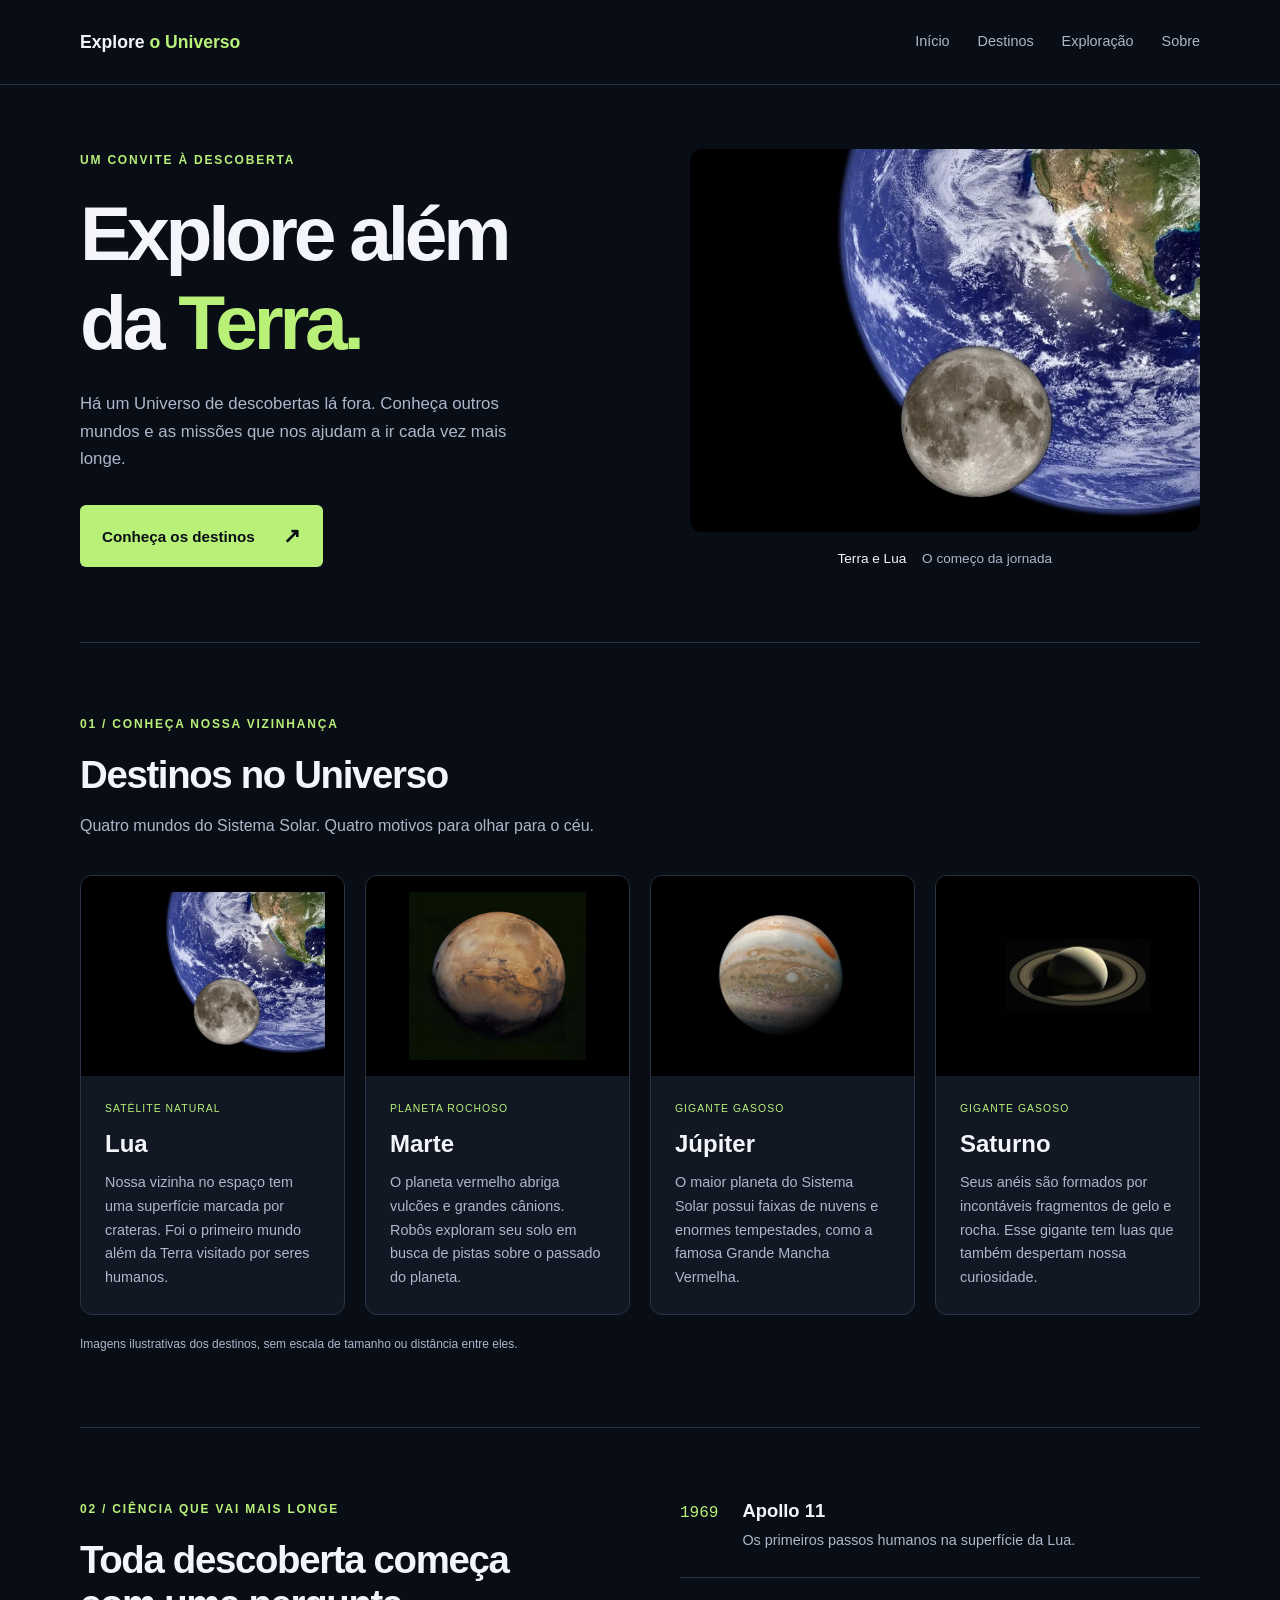
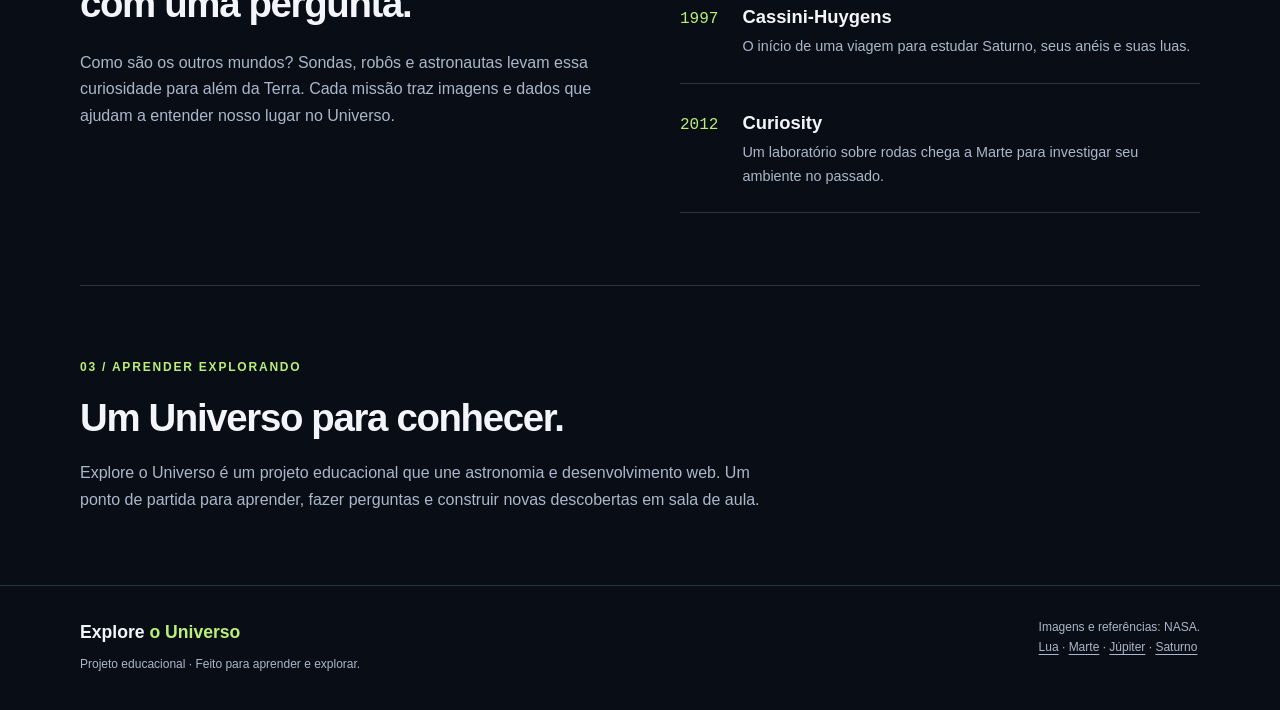
<file: versao0/index.html>
<!DOCTYPE html>
<html lang="pt-BR">
<head>
  <meta charset="UTF-8">
  <meta name="viewport" content="width=device-width, initial-scale=1.0">
  <meta name="description" content="Conheça a Lua, Marte, Júpiter e Saturno e descubra um pouco da história da exploração espacial.">
  <title>Explore o Universo</title>
  <link rel="stylesheet" href="css/estilos.css">
</head>
<body>
  <header class="cabecalho">
    <div class="container cabecalho-conteudo">
      <h1 class="marca"><a href="#inicio">Explore <span>o Universo</span></a></h1>
      <nav aria-label="Navegação principal">
        <ul class="menu">
          <li><a href="#inicio">Início</a></li>
          <li><a href="#destinos">Destinos</a></li>
          <li><a href="#exploracao">Exploração</a></li>
          <li><a href="#sobre">Sobre</a></li>
        </ul>
      </nav>
    </div>
  </header>

  <main>
    <section class="destaque container" id="inicio" aria-labelledby="titulo-destaque">
      <div class="destaque-texto">
        <p class="etiqueta">Um convite à descoberta</p>
        <h2 id="titulo-destaque">Explore além<br>da <span>Terra.</span></h2>
        <p class="introducao">Há um Universo de descobertas lá fora. Conheça outros mundos e as missões que nos ajudam a ir cada vez mais longe.</p>
        <a class="botao" href="#destinos">Conheça os destinos <span aria-hidden="true">↗</span></a>
      </div>
      <figure class="destaque-imagem">
        <img src="img/lua.webp" alt="Composição mostrando a Lua em primeiro plano e a Terra ao fundo." width="1000" height="750">
        <figcaption>Terra e Lua <span>O começo da jornada</span></figcaption>
      </figure>
    </section>

    <section class="destinos secao container" id="destinos" aria-labelledby="titulo-destinos">
      <p class="etiqueta">01 / Conheça nossa vizinhança</p>
      <h2 id="titulo-destinos">Destinos no Universo</h2>
      <p class="descricao-secao">Quatro mundos do Sistema Solar. Quatro motivos para olhar para o céu.</p>

      <div class="grade-destinos">
        <article class="card-destino">
          <img src="img/lua.webp" alt="Lua com áreas claras e escuras, em uma composição com a Terra ao fundo." width="760" height="570">
          <div class="card-conteudo">
            <p class="categoria">Satélite natural</p>
            <h3>Lua</h3>
            <p class="descricao-card">Nossa vizinha no espaço tem uma superfície marcada por crateras. Foi o primeiro mundo além da Terra visitado por seres humanos.</p>
          </div>
        </article>

        <article class="card-destino">
          <img src="img/marte.jpg" alt="Marte visto do espaço, com superfície em tons avermelhados." width="506" height="480">
          <div class="card-conteudo">
            <p class="categoria">Planeta rochoso</p>
            <h3>Marte</h3>
            <p class="descricao-card">O planeta vermelho abriga vulcões e grandes cânions. Robôs exploram seu solo em busca de pistas sobre o passado do planeta.</p>
          </div>
        </article>

        <article class="card-destino">
          <img src="img/jupiter.jpg" alt="Júpiter com faixas de nuvens e uma grande tempestade oval." width="750" height="750">
          <div class="card-conteudo">
            <p class="categoria">Gigante gasoso</p>
            <h3>Júpiter</h3>
            <p class="descricao-card">O maior planeta do Sistema Solar possui faixas de nuvens e enormes tempestades, como a famosa Grande Mancha Vermelha.</p>
          </div>
        </article>

        <article class="card-destino">
          <img src="img/saturno.jpg" alt="Saturno envolvido por seus amplos anéis, contra o fundo escuro do espaço." width="960" height="320">
          <div class="card-conteudo">
            <p class="categoria">Gigante gasoso</p>
            <h3>Saturno</h3>
            <p class="descricao-card">Seus anéis são formados por incontáveis fragmentos de gelo e rocha. Esse gigante tem luas que também despertam nossa curiosidade.</p>
          </div>
        </article>
      </div>
      <p class="nota">Imagens ilustrativas dos destinos, sem escala de tamanho ou distância entre eles.</p>
    </section>

    <section class="exploracao secao container" id="exploracao" aria-labelledby="titulo-exploracao">
      <div>
        <p class="etiqueta">02 / Ciência que vai mais longe</p>
        <h2 id="titulo-exploracao">Toda descoberta começa com uma pergunta.</h2>
        <p>Como são os outros mundos? Sondas, robôs e astronautas levam essa curiosidade para além da Terra. Cada missão traz imagens e dados que ajudam a entender nosso lugar no Universo.</p>
      </div>
      <ol class="missoes" aria-label="Marcos da exploração espacial">
        <li><span class="ano">1969</span><div><h3>Apollo 11</h3><p>Os primeiros passos humanos na superfície da Lua.</p></div></li>
        <li><span class="ano">1997</span><div><h3>Cassini-Huygens</h3><p>O início de uma viagem para estudar Saturno, seus anéis e suas luas.</p></div></li>
        <li><span class="ano">2012</span><div><h3>Curiosity</h3><p>Um laboratório sobre rodas chega a Marte para investigar seu ambiente no passado.</p></div></li>
      </ol>
    </section>

    <section class="sobre secao container" id="sobre" aria-labelledby="titulo-sobre">
      <p class="etiqueta">03 / Aprender explorando</p>
      <h2 id="titulo-sobre">Um Universo para conhecer.</h2>
      <p>Explore o Universo é um projeto educacional que une astronomia e desenvolvimento web. Um ponto de partida para aprender, fazer perguntas e construir novas descobertas em sala de aula.</p>
    </section>
  </main>

  <footer class="rodape">
    <div class="container rodape-conteudo">
      <div><p class="marca">Explore <span>o Universo</span></p><p class="texto-rodape">Projeto educacional · Feito para aprender e explorar.</p></div>
      <p class="creditos">Imagens e referências: NASA.<br>
        <a href="https://science.nasa.gov/moon/">Lua</a> ·
        <a href="https://science.nasa.gov/mars/">Marte</a> ·
        <a href="https://science.nasa.gov/jupiter/">Júpiter</a> ·
        <a href="https://science.nasa.gov/saturn/">Saturno</a>
      </p>
    </div>
  </footer>
</body>
</html>
</file>
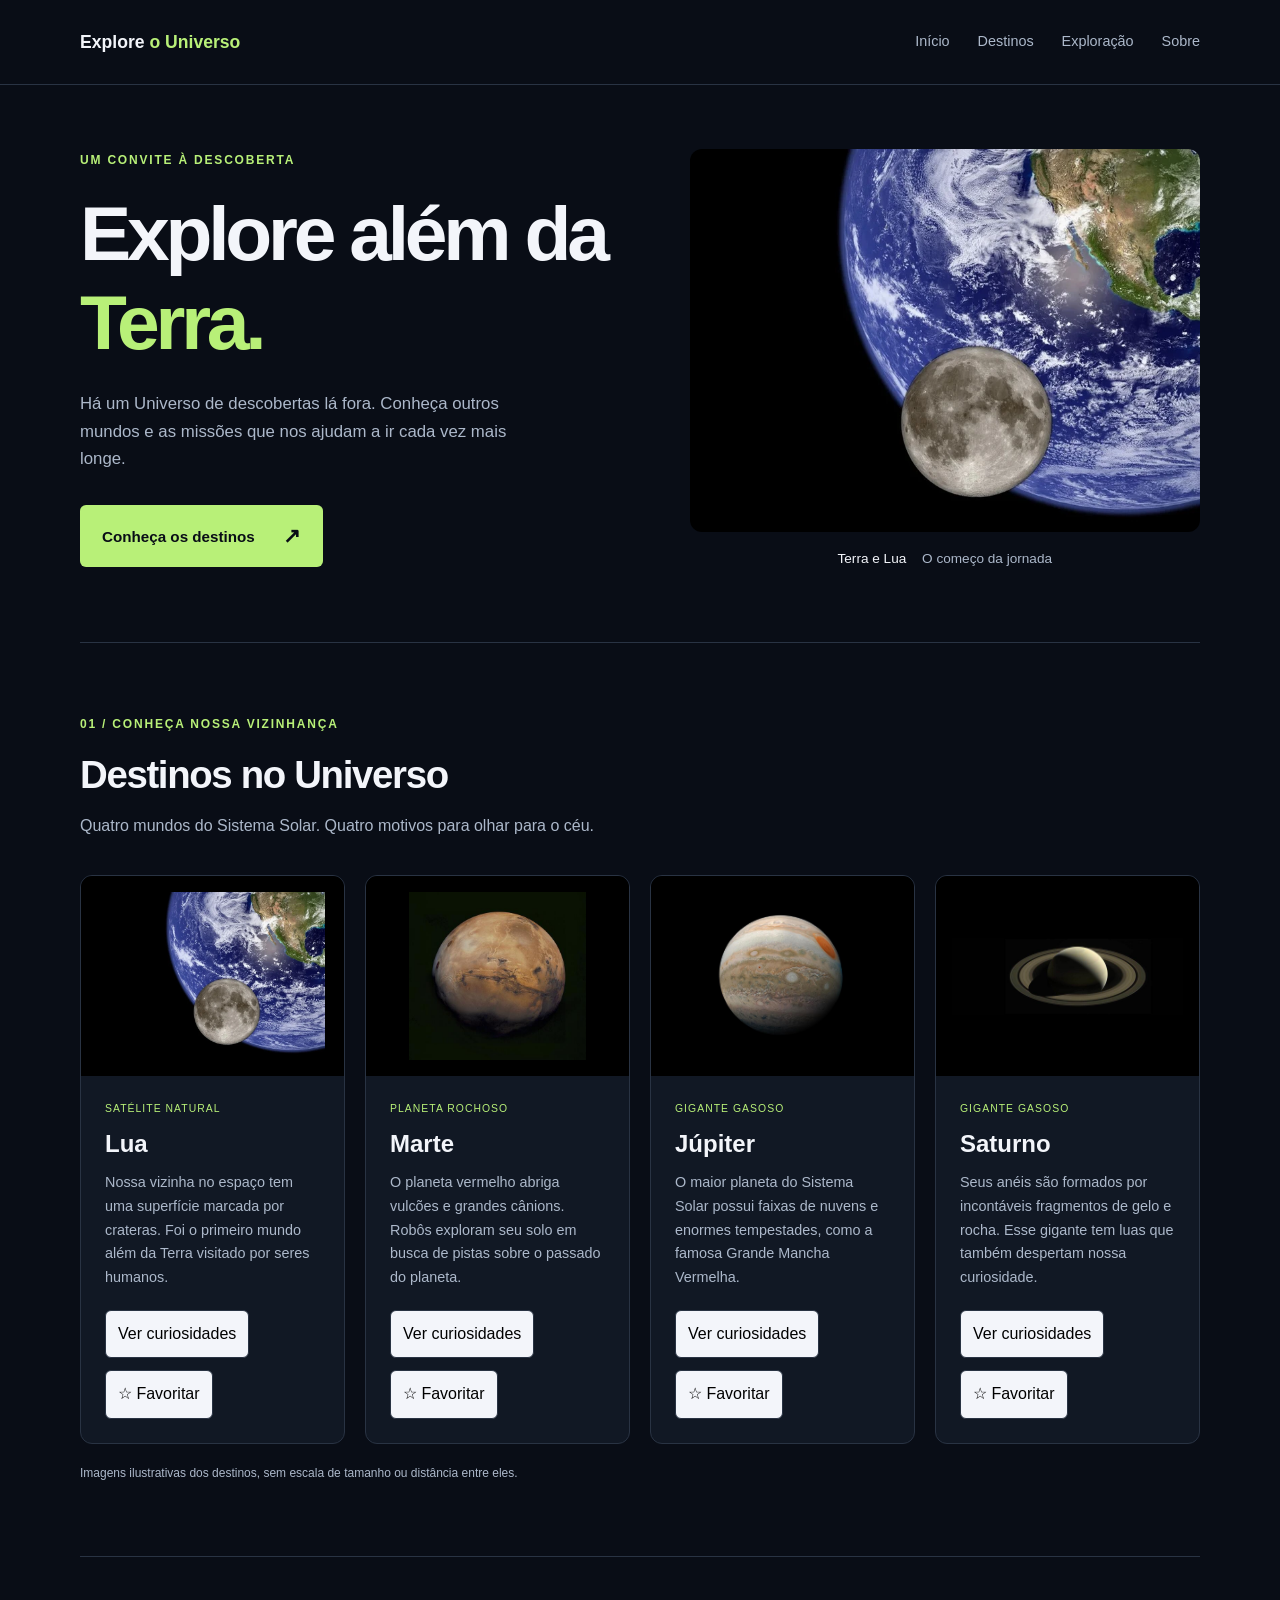
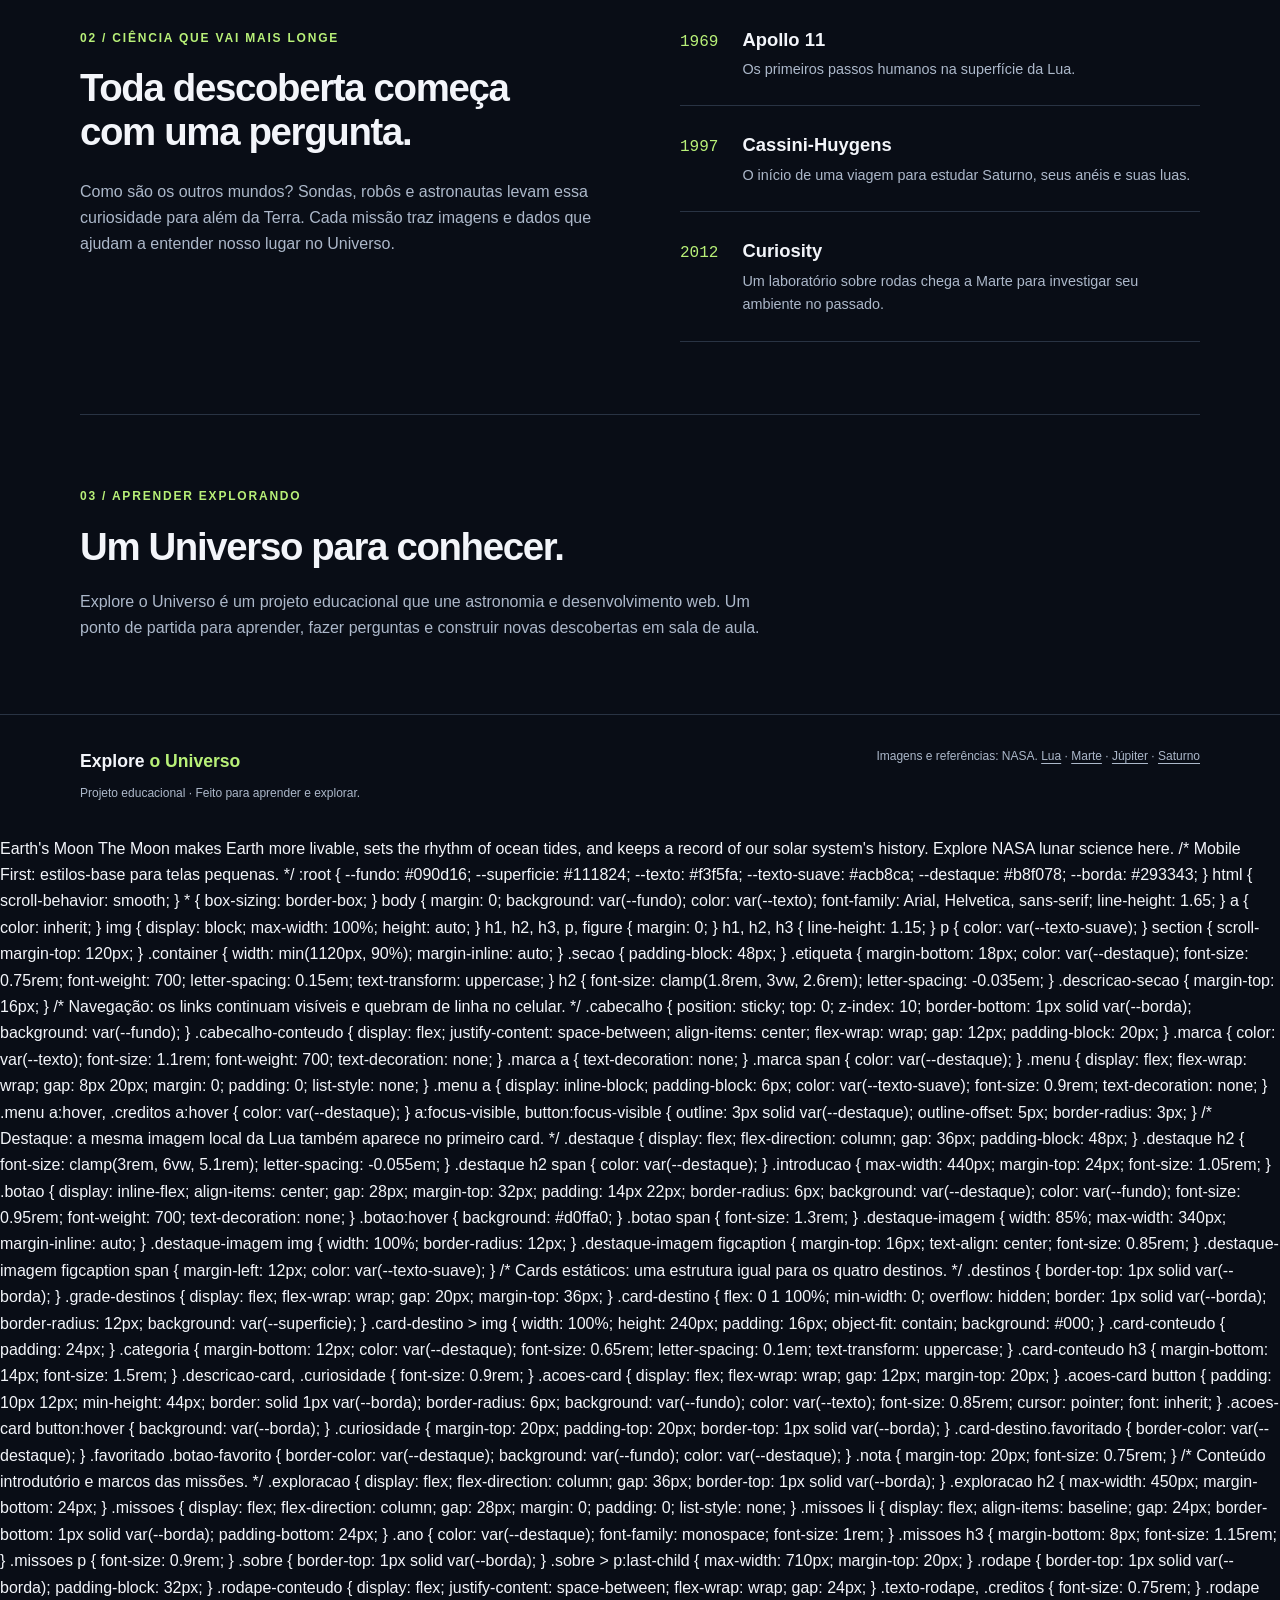
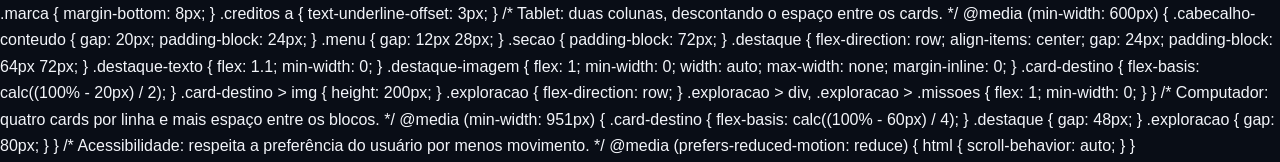
<file: versao1/index.html>
<!DOCTYPE html>
<html lang="pt-BR">
<head>
  <meta charset="UTF-8">
  <meta name="viewport" content="width=device-width, initial-scale=1.0">
  <meta name="description" content="Conheça a Lua, Marte, Júpiter e Saturno e descubra um pouco da história da exploração espacial.">
  <title>Explore o Universo</title>
  <link rel="stylesheet" href="css/estilos.css">
</head>
<body>
  <header class="cabecalho">
    <div class="container cabecalho-conteudo">
      <h1 class="marca"><a href="#inicio">Explore <span>o Universo</span></a></h1>
      <nav aria-label="Navegação principal">
        <ul class="menu">
          <li><a href="#inicio">Início</a></li>
          <li><a href="#destinos">Destinos</a></li>
          <li><a href="#exploracao">Exploração</a></li>
          <li><a href="#sobre">Sobre</a></li>
        </ul>
      </nav>
    </div>
  </header>
 
  <main>
    <section class="destaque container" id="inicio" aria-labelledby="titulo-destaque">
      <div class="destaque-texto">
        <p class="etiqueta">Um convite à descoberta</p>
        <h2 id="titulo-destaque">Explore além
da <span>Terra.</span></h2>
        <p class="introducao">Há um Universo de descobertas lá fora. Conheça outros mundos e as missões que nos ajudam a ir cada vez mais longe.</p>
        <a class="botao" href="#destinos">Conheça os destinos <span aria-hidden="true">↗</span></a>
      </div>
      <figure class="destaque-imagem">
        <img src="img/lua.webp" alt="Composição mostrando a Lua em primeiro plano e a Terra ao fundo." width="1000" height="750">
        <figcaption>Terra e Lua <span>O começo da jornada</span></figcaption>
      </figure>
    </section>
 
    <section class="destinos secao container" id="destinos" aria-labelledby="titulo-destinos">
      <p class="etiqueta">01 / Conheça nossa vizinhança</p>
      <h2 id="titulo-destinos">Destinos no Universo</h2>
      <p class="descricao-secao">Quatro mundos do Sistema Solar. Quatro motivos para olhar para o céu.</p>
 
      <div class="grade-destinos">
        <article class="card-destino">
          <img src="img/lua.webp" alt="Lua com áreas claras e escuras, em uma composição com a Terra ao fundo." width="760" height="570">
          <div class="card-conteudo">
            <p class="categoria">Satélite natural</p>
            <h3>Lua</h3>
            <p class="descricao-card">Nossa vizinha no espaço tem uma superfície marcada por crateras. Foi o primeiro mundo além da Terra visitado por seres humanos.</p>
 
            <!-- Atributos aria-*
             Recursos importantes para sinalizar/avisar ferramentas/tecnologias
             de acessibilidade sobre diferentes estados dos elementos da página -->
            <div class="acoes-card">
              <button type="button" class="botao-curiosidade" aria-expanded="false" aria-controls="curiosidade-lua">
                Ver curiosidades
              </button>
              <button type="button" class="botao-favorito" aria-pressed="false">
                ☆ Favoritar
              </button>
            </div>
 
            <p class="curiosidade" id="curiosidade-lua" hidden>
              A Lua leva aproximadamente 27 dias para dar uma volta ao redor da Terra.
            </p>
          </div>
        </article>
 
        <article class="card-destino">
          <img src="img/marte.jpg" alt="Marte visto do espaço, com superfície em tons avermelhados." width="506" height="480">
          <div class="card-conteudo">
            <p class="categoria">Planeta rochoso</p>
            <h3>Marte</h3>
            <p class="descricao-card">O planeta vermelho abriga vulcões e grandes cânions. Robôs exploram seu solo em busca de pistas sobre o passado do planeta.</p>
 
            <div class="acoes-card">
              <button type="button" class="botao-curiosidade" aria-expanded="false" aria-controls="curiosidade-marte">
                Ver curiosidades
              </button>
              <button type="button" class="botao-favorito" aria-pressed="false">
                ☆ Favoritar
              </button>
            </div>
 
            <p class="curiosidade" id="curiosidade-marte" hidden>
              Um dia em Marte dura cerca de 24 horas e 40 minutos.
            </p>
          </div>
        </article>
 
        <article class="card-destino">
          <img src="img/jupiter.jpg" alt="Júpiter com faixas de nuvens e uma grande tempestade oval." width="750" height="750">
          <div class="card-conteudo">
            <p class="categoria">Gigante gasoso</p>
            <h3>Júpiter</h3>
            <p class="descricao-card">O maior planeta do Sistema Solar possui faixas de nuvens e enormes tempestades, como a famosa Grande Mancha Vermelha.</p>
            <div class="acoes-card">
              <button type="button" class="botao-curiosidade" aria-expanded="false" aria-controls="curiosidade-jupiter">
                Ver curiosidades
              </button>
              <button type="button" class="botao-favorito" aria-pressed="false">
                ☆ Favoritar
              </button>
            </div>
            <p class="curiosidade" id="curiosidade-jupiter" hidden>
              Júpiter leva cerca de 12 anos terrestres para completar uma volta ao redor do Sol.
            </p>
          </div>
        </article>
 
        <article class="card-destino">
          <img src="img/saturno.jpg" alt="Saturno envolvido por seus amplos anéis, contra o fundo escuro do espaço." width="960" height="320">
          <div class="card-conteudo">
            <p class="categoria">Gigante gasoso</p>
            <h3>Saturno</h3>
            <p class="descricao-card">Seus anéis são formados por incontáveis fragmentos de gelo e rocha. Esse gigante tem luas que também despertam nossa curiosidade.</p>
 
            <div class="acoes-card">
              <button type="button" class="botao-curiosidade" aria-expanded="false" aria-controls="curiosidade-saturno">
                Ver curiosidades
              </button>
              <button type="button" class="botao-favorito" aria-pressed="false">
                ☆ Favoritar
              </button>
            </div>
            <p class="curiosidade" id="curiosidade-saturno" hidden>
              Saturno leva aproximadamente 29 anos terrestres para completar uma volta ao redor do Sol.
            </p>
 
          </div>
        </article>
      </div>
      <p class="nota">Imagens ilustrativas dos destinos, sem escala de tamanho ou distância entre eles.</p>
    </section>
 
    <section class="exploracao secao container" id="exploracao" aria-labelledby="titulo-exploracao">
      <div>
        <p class="etiqueta">02 / Ciência que vai mais longe</p>
        <h2 id="titulo-exploracao">Toda descoberta começa com uma pergunta.</h2>
        <p>Como são os outros mundos? Sondas, robôs e astronautas levam essa curiosidade para além da Terra. Cada missão traz imagens e dados que ajudam a entender nosso lugar no Universo.</p>
      </div>
      <ol class="missoes" aria-label="Marcos da exploração espacial">
        <li><span class="ano">1969</span><div><h3>Apollo 11</h3><p>Os primeiros passos humanos na superfície da Lua.</p></div></li>
        <li><span class="ano">1997</span><div><h3>Cassini-Huygens</h3><p>O início de uma viagem para estudar Saturno, seus anéis e suas luas.</p></div></li>
        <li><span class="ano">2012</span><div><h3>Curiosity</h3><p>Um laboratório sobre rodas chega a Marte para investigar seu ambiente no passado.</p></div></li>
      </ol>
    </section>
 
    <section class="sobre secao container" id="sobre" aria-labelledby="titulo-sobre">
      <p class="etiqueta">03 / Aprender explorando</p>
      <h2 id="titulo-sobre">Um Universo para conhecer.</h2>
      <p>Explore o Universo é um projeto educacional que une astronomia e desenvolvimento web. Um ponto de partida para aprender, fazer perguntas e construir novas descobertas em sala de aula.</p>
    </section>
  </main>
 
  <footer class="rodape">
    <div class="container rodape-conteudo">
      <div><p class="marca">Explore <span>o Universo</span></p><p class="texto-rodape">Projeto educacional · Feito para aprender e explorar.</p></div>
      <p class="creditos">Imagens e referências: NASA.
 
        <a href="https://science.nasa.gov/moon/">Lua</a> ·
        <a href="https://science.nasa.gov/mars/">Marte</a> ·
        <a href="https://science.nasa.gov/jupiter/">Júpiter</a> ·
        <a href="https://science.nasa.gov/saturn/">Saturno</a>
      </p>
    </div>
  </footer>
 
<script src="js/script.js"></script>
 
</body>
</html>
Earth's Moon
The Moon makes Earth more livable, sets the rhythm of ocean tides, and keeps a record of our solar system's history. Explore NASA lunar science here.
 
/* Mobile First: estilos-base para telas pequenas. */
:root {
  --fundo: #090d16;
  --superficie: #111824;
  --texto: #f3f5fa;
  --texto-suave: #acb8ca;
  --destaque: #b8f078;
  --borda: #293343;
}
 
html {
  scroll-behavior: smooth;
}
 
* {
  box-sizing: border-box;
}
 
body {
  margin: 0;
  background: var(--fundo);
  color: var(--texto);
  font-family: Arial, Helvetica, sans-serif;
  line-height: 1.65;
}
 
a {
  color: inherit;
}
img {
  display: block;
  max-width: 100%;
  height: auto;
}
h1,
h2,
h3,
p,
figure {
  margin: 0;
}
h1,
h2,
h3 {
  line-height: 1.15;
}
p {
  color: var(--texto-suave);
}
section {
  scroll-margin-top: 120px;
}
 
.container {
  width: min(1120px, 90%);
  margin-inline: auto;
}
.secao {
  padding-block: 48px;
}
.etiqueta {
  margin-bottom: 18px;
  color: var(--destaque);
  font-size: 0.75rem;
  font-weight: 700;
  letter-spacing: 0.15em;
  text-transform: uppercase;
}
h2 {
  font-size: clamp(1.8rem, 3vw, 2.6rem);
  letter-spacing: -0.035em;
}
.descricao-secao {
  margin-top: 16px;
}
 
/* Navegação: os links continuam visíveis e quebram de linha no celular. */
.cabecalho {
  position: sticky;
  top: 0;
  z-index: 10;
  border-bottom: 1px solid var(--borda);
  background: var(--fundo);
}
.cabecalho-conteudo {
  display: flex;
  justify-content: space-between;
  align-items: center;
  flex-wrap: wrap;
  gap: 12px;
  padding-block: 20px;
}
.marca {
  color: var(--texto);
  font-size: 1.1rem;
  font-weight: 700;
  text-decoration: none;
}
.marca a {
  text-decoration: none;
}
.marca span {
  color: var(--destaque);
}
.menu {
  display: flex;
  flex-wrap: wrap;
  gap: 8px 20px;
  margin: 0;
  padding: 0;
  list-style: none;
}
.menu a {
  display: inline-block;
  padding-block: 6px;
  color: var(--texto-suave);
  font-size: 0.9rem;
  text-decoration: none;
}
.menu a:hover,
.creditos a:hover {
  color: var(--destaque);
}
a:focus-visible, button:focus-visible {
  outline: 3px solid var(--destaque);
  outline-offset: 5px;
  border-radius: 3px;
}
 
 
 
 
/* Destaque: a mesma imagem local da Lua também aparece no primeiro card. */
.destaque {
  display: flex;
  flex-direction: column;
  gap: 36px;
  padding-block: 48px;
}
.destaque h2 {
  font-size: clamp(3rem, 6vw, 5.1rem);
  letter-spacing: -0.055em;
}
.destaque h2 span {
  color: var(--destaque);
}
.introducao {
  max-width: 440px;
  margin-top: 24px;
  font-size: 1.05rem;
}
.botao {
  display: inline-flex;
  align-items: center;
  gap: 28px;
  margin-top: 32px;
  padding: 14px 22px;
  border-radius: 6px;
  background: var(--destaque);
  color: var(--fundo);
  font-size: 0.95rem;
  font-weight: 700;
  text-decoration: none;
}
.botao:hover {
  background: #d0ffa0;
}
.botao span {
  font-size: 1.3rem;
}
.destaque-imagem {
  width: 85%;
  max-width: 340px;
  margin-inline: auto;
}
.destaque-imagem img {
  width: 100%;
  border-radius: 12px;
}
.destaque-imagem figcaption {
  margin-top: 16px;
  text-align: center;
  font-size: 0.85rem;
}
.destaque-imagem figcaption span {
  margin-left: 12px;
  color: var(--texto-suave);
}
 
/* Cards estáticos: uma estrutura igual para os quatro destinos. */
.destinos {
  border-top: 1px solid var(--borda);
}
.grade-destinos {
  display: flex;
  flex-wrap: wrap;
  gap: 20px;
  margin-top: 36px;
}
.card-destino {
  flex: 0 1 100%;
  min-width: 0;
  overflow: hidden;
  border: 1px solid var(--borda);
  border-radius: 12px;
  background: var(--superficie);
}
.card-destino > img {
  width: 100%;
  height: 240px;
  padding: 16px;
  object-fit: contain;
  background: #000;
}
.card-conteudo {
  padding: 24px;
}
.categoria {
  margin-bottom: 12px;
  color: var(--destaque);
  font-size: 0.65rem;
  letter-spacing: 0.1em;
  text-transform: uppercase;
}
.card-conteudo h3 {
  margin-bottom: 14px;
  font-size: 1.5rem;
}
 
.descricao-card, .curiosidade {
  font-size: 0.9rem;
}
 
.acoes-card {
  display: flex;
  flex-wrap: wrap;
  gap: 12px;
  margin-top: 20px;
}
 
.acoes-card button {
  padding: 10px 12px;
  min-height: 44px;
  border: solid 1px var(--borda);
  border-radius: 6px;
  background: var(--fundo);
  color: var(--texto);
  font-size: 0.85rem;
  cursor: pointer;
  font: inherit;
}
 
.acoes-card button:hover {
  background: var(--borda);
}
 
.curiosidade {
  margin-top: 20px;
  padding-top: 20px;
  border-top: 1px solid var(--borda);
}
 
.card-destino.favoritado {
  border-color: var(--destaque);
}
 
.favoritado .botao-favorito {
  border-color: var(--destaque);
  background: var(--fundo);
  color: var(--destaque);
}
 
.nota {
  margin-top: 20px;
  font-size: 0.75rem;
}
 
/* Conteúdo introdutório e marcos das missões. */
.exploracao {
  display: flex;
  flex-direction: column;
  gap: 36px;
  border-top: 1px solid var(--borda);
}
.exploracao h2 {
  max-width: 450px;
  margin-bottom: 24px;
}
.missoes {
  display: flex;
  flex-direction: column;
  gap: 28px;
  margin: 0;
  padding: 0;
  list-style: none;
}
.missoes li {
  display: flex;
  align-items: baseline;
  gap: 24px;
  border-bottom: 1px solid var(--borda);
  padding-bottom: 24px;
}
.ano {
  color: var(--destaque);
  font-family: monospace;
  font-size: 1rem;
}
.missoes h3 {
  margin-bottom: 8px;
  font-size: 1.15rem;
}
.missoes p {
  font-size: 0.9rem;
}
.sobre {
  border-top: 1px solid var(--borda);
}
.sobre > p:last-child {
  max-width: 710px;
  margin-top: 20px;
}
.rodape {
  border-top: 1px solid var(--borda);
  padding-block: 32px;
}
.rodape-conteudo {
  display: flex;
  justify-content: space-between;
  flex-wrap: wrap;
  gap: 24px;
}
.texto-rodape,
.creditos {
  font-size: 0.75rem;
}
.rodape .marca {
  margin-bottom: 8px;
}
.creditos a {
  text-underline-offset: 3px;
}
 
/* Tablet: duas colunas, descontando o espaço entre os cards. */
@media (min-width: 600px) {
  .cabecalho-conteudo {
    gap: 20px;
    padding-block: 24px;
  }
  .menu {
    gap: 12px 28px;
  }
  .secao {
    padding-block: 72px;
  }
  .destaque {
    flex-direction: row;
    align-items: center;
    gap: 24px;
    padding-block: 64px 72px;
  }
  .destaque-texto {
    flex: 1.1;
    min-width: 0;
  }
  .destaque-imagem {
    flex: 1;
    min-width: 0;
    width: auto;
    max-width: none;
    margin-inline: 0;
  }
  .card-destino {
    flex-basis: calc((100% - 20px) / 2);
  }
  .card-destino > img {
    height: 200px;
  }
  .exploracao {
    flex-direction: row;
  }
  .exploracao > div,
  .exploracao > .missoes {
    flex: 1;
    min-width: 0;
  }
}
 
/* Computador: quatro cards por linha e mais espaço entre os blocos. */
@media (min-width: 951px) {
  .card-destino {
    flex-basis: calc((100% - 60px) / 4);
  }
  .destaque {
    gap: 48px;
  }
  .exploracao {
    gap: 80px;
  }
}
 
 
/* Acessibilidade: respeita a preferência do usuário por menos movimento. */
@media (prefers-reduced-motion: reduce) {
  html {
    scroll-behavior: auto;
  }
}
</file>
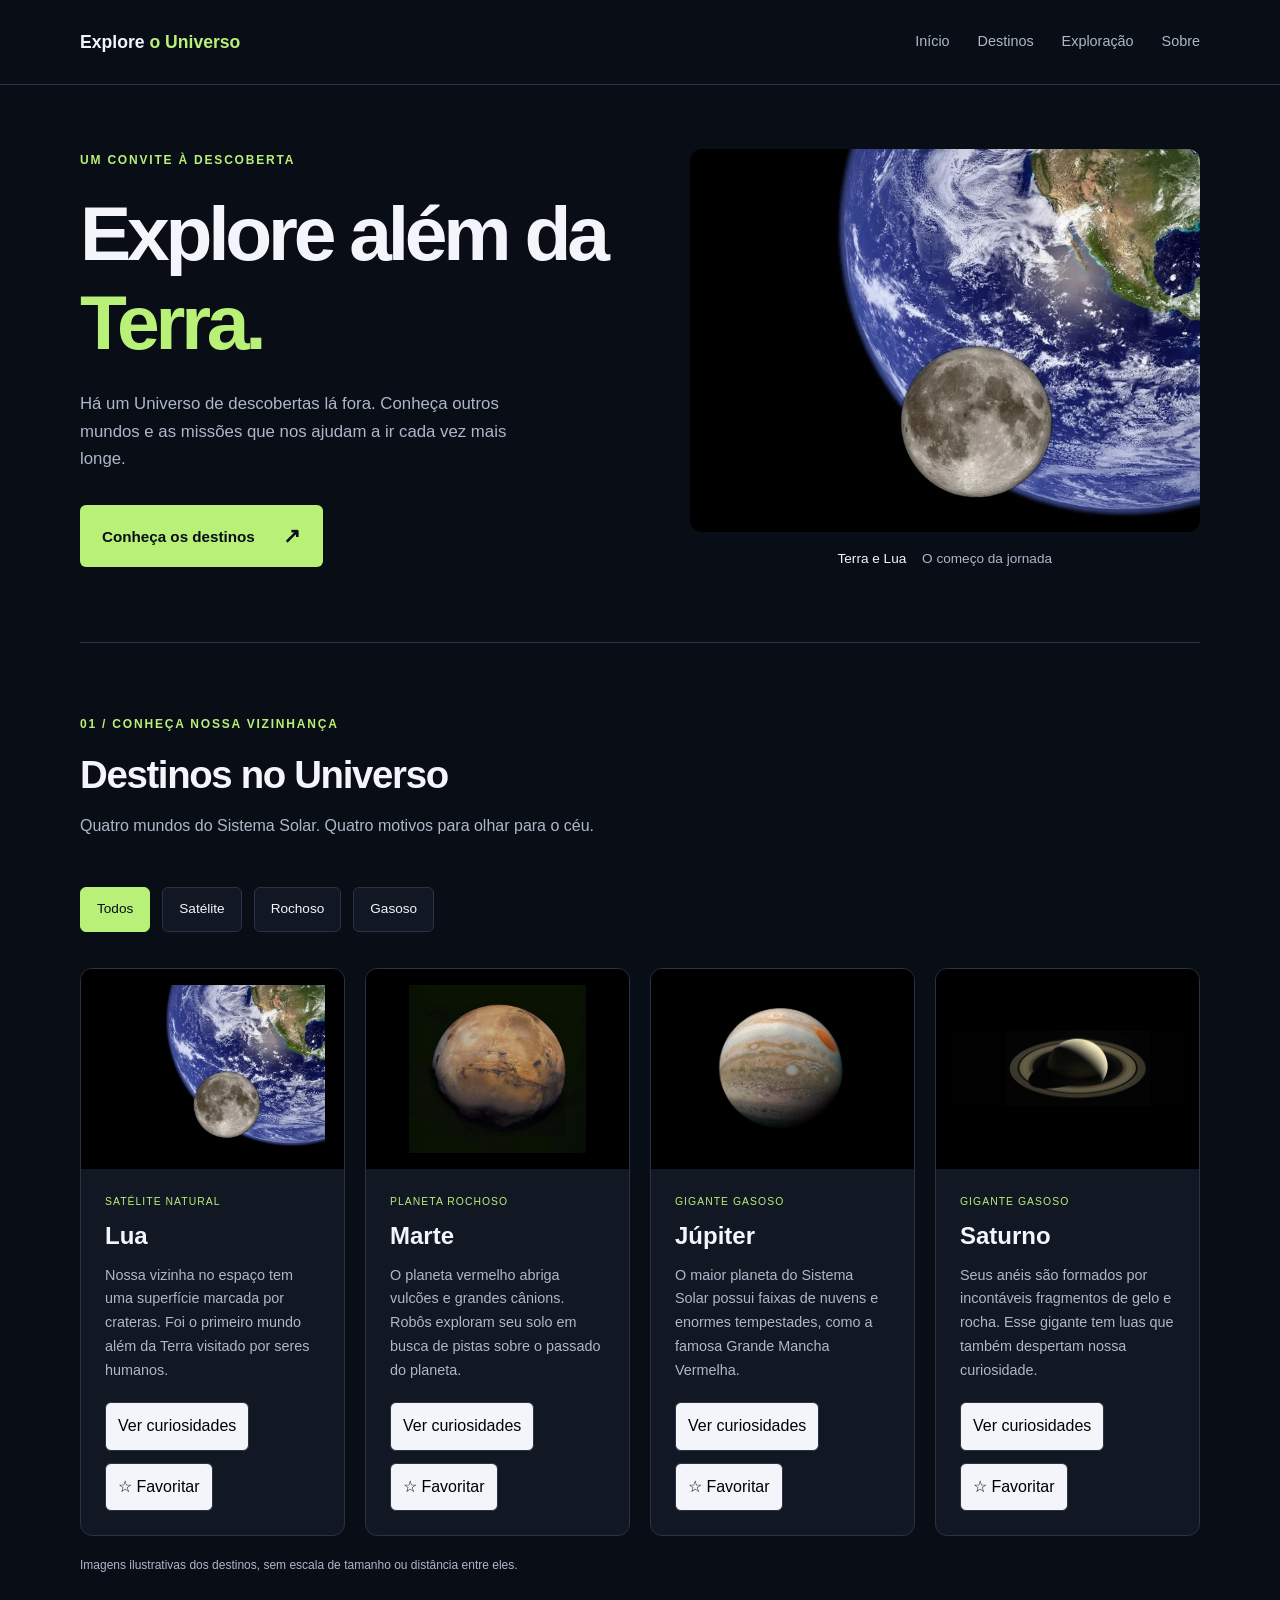
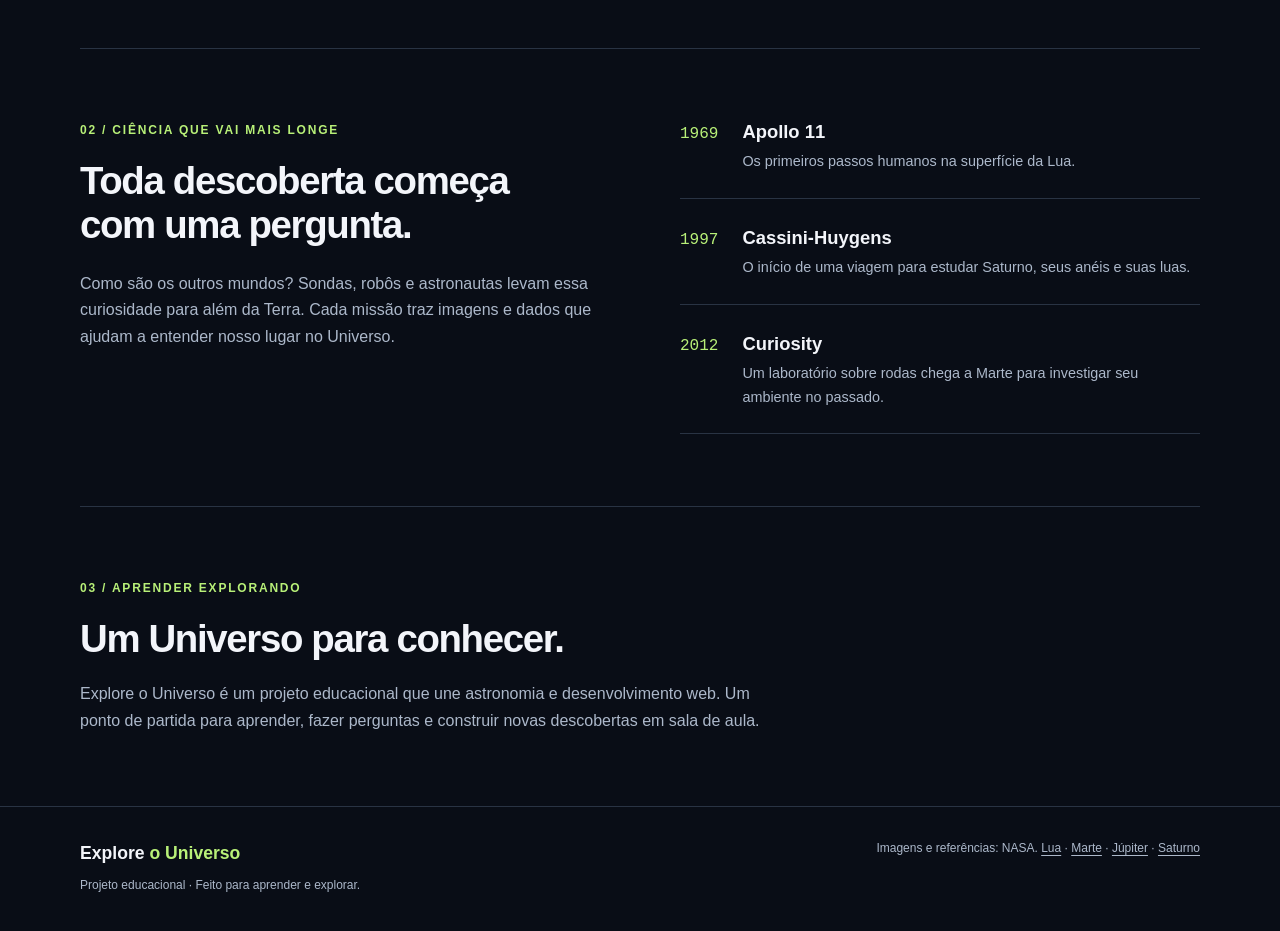
<file: versao2/index.html>
<!DOCTYPE html>
<html lang="pt-BR">
<head>
  <meta charset="UTF-8">
  <meta name="viewport" content="width=device-width, initial-scale=1.0">
  <meta name="description" content="Conheça a Lua, Marte, Júpiter e Saturno e descubra um pouco da história da exploração espacial.">
  <title>Explore o Universo</title>
  <link rel="stylesheet" href="css/estilos.css">
</head>
<body>
  <header class="cabecalho">
    <div class="container cabecalho-conteudo">
      <h1 class="marca"><a href="#inicio">Explore <span>o Universo</span></a></h1>
      <nav aria-label="Navegação principal">
        <ul class="menu">
          <li><a href="#inicio">Início</a></li>
          <li><a href="#destinos">Destinos</a></li>
          <li><a href="#exploracao">Exploração</a></li>
          <li><a href="#sobre">Sobre</a></li>
        </ul>
      </nav>
    </div>
  </header>
 
  <main>
    <section class="destaque container" id="inicio" aria-labelledby="titulo-destaque">
      <div class="destaque-texto">
        <p class="etiqueta">Um convite à descoberta</p>
        <h2 id="titulo-destaque">Explore além
da <span>Terra.</span></h2>
        <p class="introducao">Há um Universo de descobertas lá fora. Conheça outros mundos e as missões que nos ajudam a ir cada vez mais longe.</p>
        <a class="botao" href="#destinos">Conheça os destinos <span aria-hidden="true">↗</span></a>
      </div>
      <figure class="destaque-imagem">
        <img src="img/lua.webp" alt="Composição mostrando a Lua em primeiro plano e a Terra ao fundo." width="1000" height="750">
        <figcaption>Terra e Lua <span>O começo da jornada</span></figcaption>
      </figure>
    </section>
 
    <section class="destinos secao container" id="destinos" aria-labelledby="titulo-destinos">
      <p class="etiqueta">01 / Conheça nossa vizinhança</p>
      <h2 id="titulo-destinos">Destinos no Universo</h2>
      <p class="descricao-secao">Quatro mundos do Sistema Solar. Quatro motivos para olhar para o céu.</p>
      
      <!-- DIV com o papel/finalidade de um grupo de botões -->
      <!-- Usamos aria-label para descrever/detalhar a finalidade desse grupo de botões -->
      <div class="filtros-destinos" role="group" aria-label="Filtrar destinos por categoria"></div>
      <div class="filtros-destinos" role="group">
        <button data-filtro="todos" type="button" class="filtro-ativo" aria-pressed="true">Todos</button>
        <button data-filtro="satelite" type="button">Satélite</button>
        <button data-filtro="rochoso" type="button">Rochoso</button>
        <button data-filtro="gasoso" type="button">Gasoso</button>
      </div>

      <div class="grade-destinos">
        <article class="card-destino" data-categoria="satelite">
          <img src="img/lua.webp" alt="Lua com áreas claras e escuras, em uma composição com a Terra ao fundo." width="760" height="570">
          <div class="card-conteudo">
            <p class="categoria">Satélite natural</p>
            <h3>Lua</h3>
            <p class="descricao-card">Nossa vizinha no espaço tem uma superfície marcada por crateras. Foi o primeiro mundo além da Terra visitado por seres humanos.</p>
 
            <!-- Atributos aria-*
             Recursos importantes para sinalizar/avisar ferramentas/tecnologias
             de acessibilidade sobre diferentes estados dos elementos da página -->
            <div class="acoes-card">
              <button type="button" class="botao-curiosidade" aria-expanded="false" aria-controls="curiosidade-lua">
                Ver curiosidades
              </button>
              <button type="button" class="botao-favorito" aria-pressed="false">
                ☆ Favoritar
              </button>
            </div>
 
            <p class="curiosidade" id="curiosidade-lua" hidden>
              A Lua leva aproximadamente 27 dias para dar uma volta ao redor da Terra.
            </p>
          </div>
        </article>
 
        <article class="card-destino" data-categoria="rochoso">
          <img src="img/marte.jpg" alt="Marte visto do espaço, com superfície em tons avermelhados." width="506" height="480">
          <div class="card-conteudo">
            <p class="categoria">Planeta rochoso</p>
            <h3>Marte</h3>
            <p class="descricao-card">O planeta vermelho abriga vulcões e grandes cânions. Robôs exploram seu solo em busca de pistas sobre o passado do planeta.</p>
 
            <div class="acoes-card">
              <button type="button" class="botao-curiosidade" aria-expanded="false" aria-controls="curiosidade-marte">
                Ver curiosidades
              </button>
              <button type="button" class="botao-favorito" aria-pressed="false">
                ☆ Favoritar
              </button>
            </div>
 
            <p class="curiosidade" id="curiosidade-marte" hidden>
              Um dia em Marte dura cerca de 24 horas e 40 minutos.
            </p>
          </div>
        </article>
 
        <article class="card-destino" data-categoria="gasoso">
          <img src="img/jupiter.jpg" alt="Júpiter com faixas de nuvens e uma grande tempestade oval." width="750" height="750">
          <div class="card-conteudo">
            <p class="categoria">Gigante gasoso</p>
            <h3>Júpiter</h3>
            <p class="descricao-card">O maior planeta do Sistema Solar possui faixas de nuvens e enormes tempestades, como a famosa Grande Mancha Vermelha.</p>
            <div class="acoes-card">
              <button type="button" class="botao-curiosidade" aria-expanded="false" aria-controls="curiosidade-jupiter">
                Ver curiosidades
              </button>
              <button type="button" class="botao-favorito" aria-pressed="false">
                ☆ Favoritar
              </button>
            </div>
            <p class="curiosidade" id="curiosidade-jupiter" hidden>
              Júpiter leva cerca de 12 anos terrestres para completar uma volta ao redor do Sol.
            </p>
          </div>
        </article>
 
        <article class="card-destino" data-categoria="gasoso">
          <img src="img/saturno.jpg" alt="Saturno envolvido por seus amplos anéis, contra o fundo escuro do espaço." width="960" height="320">
          <div class="card-conteudo">
            <p class="categoria">Gigante gasoso</p>
            <h3>Saturno</h3>
            <p class="descricao-card">Seus anéis são formados por incontáveis fragmentos de gelo e rocha. Esse gigante tem luas que também despertam nossa curiosidade.</p>
 
            <div class="acoes-card">
              <button type="button" class="botao-curiosidade" aria-expanded="false" aria-controls="curiosidade-saturno">
                Ver curiosidades
              </button>
              <button type="button" class="botao-favorito" aria-pressed="false">
                ☆ Favoritar
              </button>
            </div>
            <p class="curiosidade" id="curiosidade-saturno" hidden>
              Saturno leva aproximadamente 29 anos terrestres para completar uma volta ao redor do Sol.
            </p>
 
          </div>
        </article>
      </div>
      <p class="nota">Imagens ilustrativas dos destinos, sem escala de tamanho ou distância entre eles.</p>
    </section>
 
    <section class="exploracao secao container" id="exploracao" aria-labelledby="titulo-exploracao">
      <div>
        <p class="etiqueta">02 / Ciência que vai mais longe</p>
        <h2 id="titulo-exploracao">Toda descoberta começa com uma pergunta.</h2>
        <p>Como são os outros mundos? Sondas, robôs e astronautas levam essa curiosidade para além da Terra. Cada missão traz imagens e dados que ajudam a entender nosso lugar no Universo.</p>
      </div>
      <ol class="missoes" aria-label="Marcos da exploração espacial">
        <li><span class="ano">1969</span><div><h3>Apollo 11</h3><p>Os primeiros passos humanos na superfície da Lua.</p></div></li>
        <li><span class="ano">1997</span><div><h3>Cassini-Huygens</h3><p>O início de uma viagem para estudar Saturno, seus anéis e suas luas.</p></div></li>
        <li><span class="ano">2012</span><div><h3>Curiosity</h3><p>Um laboratório sobre rodas chega a Marte para investigar seu ambiente no passado.</p></div></li>
      </ol>
    </section>
 
    <section class="sobre secao container" id="sobre" aria-labelledby="titulo-sobre">
      <p class="etiqueta">03 / Aprender explorando</p>
      <h2 id="titulo-sobre">Um Universo para conhecer.</h2>
      <p>Explore o Universo é um projeto educacional que une astronomia e desenvolvimento web. Um ponto de partida para aprender, fazer perguntas e construir novas descobertas em sala de aula.</p>
    </section>
  </main>
 
  <footer class="rodape">
    <div class="container rodape-conteudo">
      <div><p class="marca">Explore <span>o Universo</span></p><p class="texto-rodape">Projeto educacional · Feito para aprender e explorar.</p></div>
      <p class="creditos">Imagens e referências: NASA.
 
        <a href="https://science.nasa.gov/moon/">Lua</a> ·
        <a href="https://science.nasa.gov/mars/">Marte</a> ·
        <a href="https://science.nasa.gov/jupiter/">Júpiter</a> ·
        <a href="https://science.nasa.gov/saturn/">Saturno</a>
      </p>
    </div>
  </footer>
 
<script src="js/script.js"></script>
 
</body>
</html>
</file>
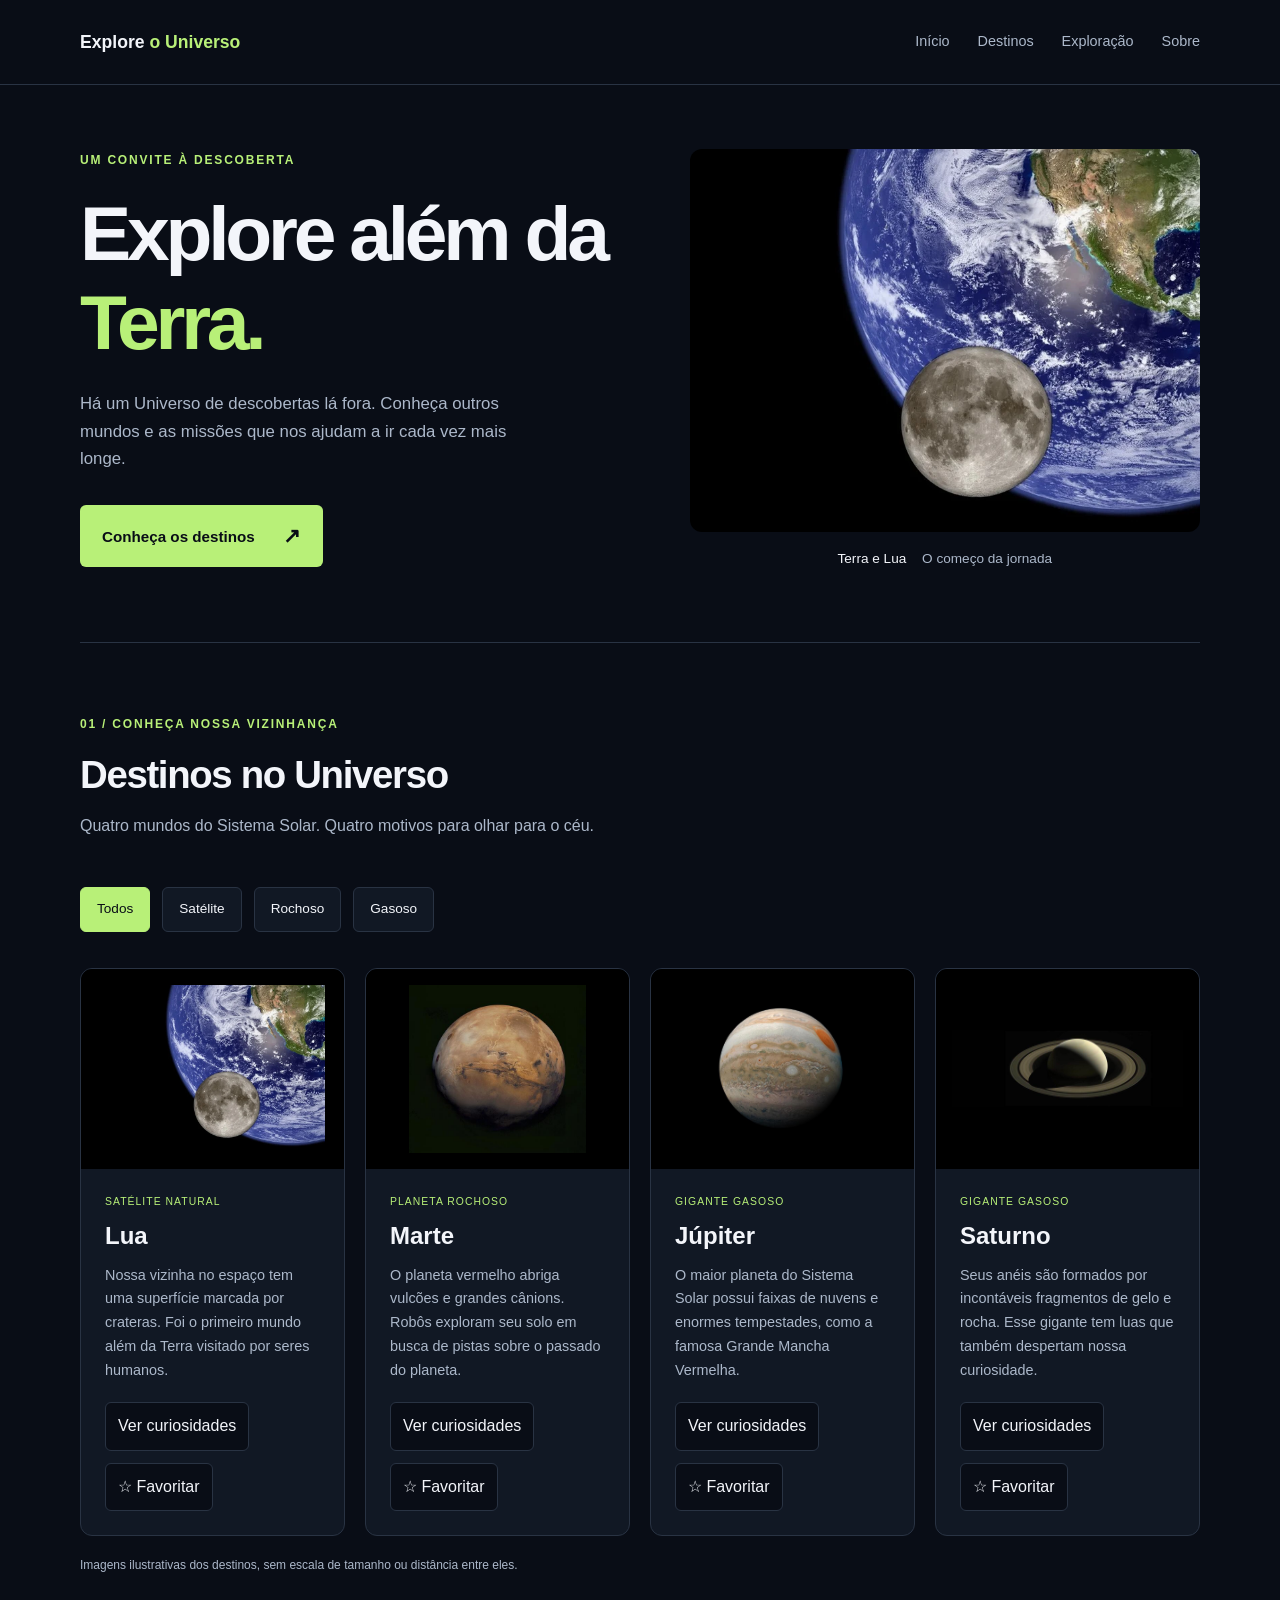
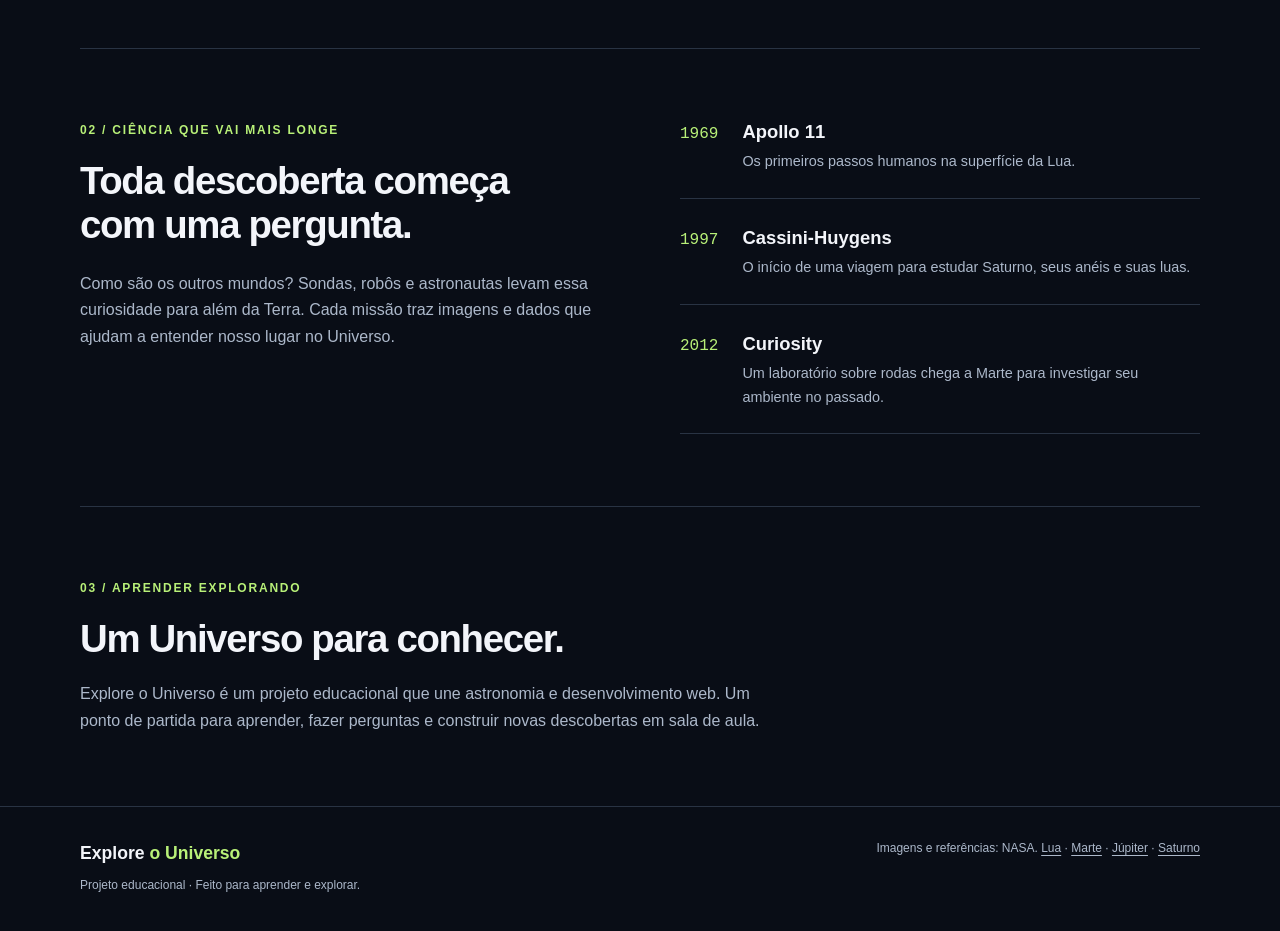
<file: versao3/index.html>
<!DOCTYPE html>
<html lang="pt-BR">
<head>
  <meta charset="UTF-8">
  <meta name="viewport" content="width=device-width, initial-scale=1.0">
  <meta name="description" content="Conheça a Lua, Marte, Júpiter e Saturno e descubra um pouco da história da exploração espacial.">
  <title>Explore o Universo</title>
  <link rel="stylesheet" href="css/estilos.css">
</head>
<body>
  <header class="cabecalho">
    <div class="container cabecalho-conteudo">
      <h1 class="marca"><a href="#inicio">Explore <span>o Universo</span></a></h1>

      <button type="button" class="botao-menu" aria-expanded="false" aria-controls="navegacao-principal">
        ☰ Menu
      </button>

      <nav aria-label="Navegação principal" id="navegacao-principal" class="navegacao-principal">
        <ul class="menu">
          <li><a href="#inicio">Início</a></li>
          <li><a href="#destinos">Destinos</a></li>
          <li><a href="#exploracao">Exploração</a></li>
          <li><a href="#sobre">Sobre</a></li>
        </ul>
      </nav>
    </div>
  </header>
 
  <main>
    <section class="destaque container" id="inicio" aria-labelledby="titulo-destaque">
      <div class="destaque-texto">
        <p class="etiqueta">Um convite à descoberta</p>
        <h2 id="titulo-destaque">Explore além
da <span>Terra.</span></h2>
        <p class="introducao">Há um Universo de descobertas lá fora. Conheça outros mundos e as missões que nos ajudam a ir cada vez mais longe.</p>
        <a class="botao" href="#destinos">Conheça os destinos <span aria-hidden="true">↗</span></a>
      </div>
      <figure class="destaque-imagem">
        <img src="img/lua.webp" alt="Composição mostrando a Lua em primeiro plano e a Terra ao fundo." width="1000" height="750">
        <figcaption>Terra e Lua <span>O começo da jornada</span></figcaption>
      </figure>
    </section>
 
    <section class="destinos secao container" id="destinos" aria-labelledby="titulo-destinos">
      <p class="etiqueta">01 / Conheça nossa vizinhança</p>
      <h2 id="titulo-destinos">Destinos no Universo</h2>
      <p class="descricao-secao">Quatro mundos do Sistema Solar. Quatro motivos para olhar para o céu.</p>
      
      <!-- DIV com o papel/finalidade de um grupo de botões -->
      <!-- Usamos aria-label para descrever/detalhar a finalidade desse grupo de botões -->
      <div class="filtros-destinos" role="group" aria-label="Filtrar destinos por categoria"></div>
      <div class="filtros-destinos" role="group">
        <button data-filtro="todos" type="button" class="filtro-ativo" aria-pressed="true">Todos</button>
        <button data-filtro="satelite" type="button">Satélite</button>
        <button data-filtro="rochoso" type="button">Rochoso</button>
        <button data-filtro="gasoso" type="button">Gasoso</button>
      </div>

      <div class="grade-destinos">
        <article class="card-destino" data-categoria="satelite">
          <img src="img/lua.webp" alt="Lua com áreas claras e escuras, em uma composição com a Terra ao fundo." width="760" height="570">
          <div class="card-conteudo">
            <p class="categoria">Satélite natural</p>
            <h3>Lua</h3>
            <p class="descricao-card">Nossa vizinha no espaço tem uma superfície marcada por crateras. Foi o primeiro mundo além da Terra visitado por seres humanos.</p>
 
            <!-- Atributos aria-*
             Recursos importantes para sinalizar/avisar ferramentas/tecnologias
             de acessibilidade sobre diferentes estados dos elementos da página -->
            <div class="acoes-card">
              <button type="button" class="botao-curiosidade" aria-expanded="false" aria-controls="curiosidade-lua">
                Ver curiosidades
              </button>
              <button type="button" class="botao-favorito" aria-pressed="false">
                ☆ Favoritar
              </button>
            </div>
 
            <p class="curiosidade" id="curiosidade-lua" hidden>
              A Lua leva aproximadamente 27 dias para dar uma volta ao redor da Terra.
            </p>
          </div>
        </article>
 
        <article class="card-destino" data-categoria="rochoso">
          <img src="img/marte.jpg" alt="Marte visto do espaço, com superfície em tons avermelhados." width="506" height="480">
          <div class="card-conteudo">
            <p class="categoria">Planeta rochoso</p>
            <h3>Marte</h3>
            <p class="descricao-card">O planeta vermelho abriga vulcões e grandes cânions. Robôs exploram seu solo em busca de pistas sobre o passado do planeta.</p>
 
            <div class="acoes-card">
              <button type="button" class="botao-curiosidade" aria-expanded="false" aria-controls="curiosidade-marte">
                Ver curiosidades
              </button>
              <button type="button" class="botao-favorito" aria-pressed="false">
                ☆ Favoritar
              </button>
            </div>
 
            <p class="curiosidade" id="curiosidade-marte" hidden>
              Um dia em Marte dura cerca de 24 horas e 40 minutos.
            </p>
          </div>
        </article>
 
        <article class="card-destino" data-categoria="gasoso">
          <img src="img/jupiter.jpg" alt="Júpiter com faixas de nuvens e uma grande tempestade oval." width="750" height="750">
          <div class="card-conteudo">
            <p class="categoria">Gigante gasoso</p>
            <h3>Júpiter</h3>
            <p class="descricao-card">O maior planeta do Sistema Solar possui faixas de nuvens e enormes tempestades, como a famosa Grande Mancha Vermelha.</p>
            <div class="acoes-card">
              <button type="button" class="botao-curiosidade" aria-expanded="false" aria-controls="curiosidade-jupiter">
                Ver curiosidades
              </button>
              <button type="button" class="botao-favorito" aria-pressed="false">
                ☆ Favoritar
              </button>
            </div>
            <p class="curiosidade" id="curiosidade-jupiter" hidden>
              Júpiter leva cerca de 12 anos terrestres para completar uma volta ao redor do Sol.
            </p>
          </div>
        </article>
 
        <article class="card-destino" data-categoria="gasoso">
          <img src="img/saturno.jpg" alt="Saturno envolvido por seus amplos anéis, contra o fundo escuro do espaço." width="960" height="320">
          <div class="card-conteudo">
            <p class="categoria">Gigante gasoso</p>
            <h3>Saturno</h3>
            <p class="descricao-card">Seus anéis são formados por incontáveis fragmentos de gelo e rocha. Esse gigante tem luas que também despertam nossa curiosidade.</p>
 
            <div class="acoes-card">
              <button type="button" class="botao-curiosidade" aria-expanded="false" aria-controls="curiosidade-saturno">
                Ver curiosidades
              </button>
              <button type="button" class="botao-favorito" aria-pressed="false">
                ☆ Favoritar
              </button>
            </div>
            <p class="curiosidade" id="curiosidade-saturno" hidden>
              Saturno leva aproximadamente 29 anos terrestres para completar uma volta ao redor do Sol.
            </p>
 
          </div>
        </article>
      </div>
      <p class="nota">Imagens ilustrativas dos destinos, sem escala de tamanho ou distância entre eles.</p>
    </section>
 
    <section class="exploracao secao container" id="exploracao" aria-labelledby="titulo-exploracao">
      <div>
        <p class="etiqueta">02 / Ciência que vai mais longe</p>
        <h2 id="titulo-exploracao">Toda descoberta começa com uma pergunta.</h2>
        <p>Como são os outros mundos? Sondas, robôs e astronautas levam essa curiosidade para além da Terra. Cada missão traz imagens e dados que ajudam a entender nosso lugar no Universo.</p>
      </div>
      <ol class="missoes" aria-label="Marcos da exploração espacial">
        <li><span class="ano">1969</span><div><h3>Apollo 11</h3><p>Os primeiros passos humanos na superfície da Lua.</p></div></li>
        <li><span class="ano">1997</span><div><h3>Cassini-Huygens</h3><p>O início de uma viagem para estudar Saturno, seus anéis e suas luas.</p></div></li>
        <li><span class="ano">2012</span><div><h3>Curiosity</h3><p>Um laboratório sobre rodas chega a Marte para investigar seu ambiente no passado.</p></div></li>
      </ol>
    </section>
 
    <section class="sobre secao container" id="sobre" aria-labelledby="titulo-sobre">
      <p class="etiqueta">03 / Aprender explorando</p>
      <h2 id="titulo-sobre">Um Universo para conhecer.</h2>
      <p>Explore o Universo é um projeto educacional que une astronomia e desenvolvimento web. Um ponto de partida para aprender, fazer perguntas e construir novas descobertas em sala de aula.</p>
    </section>
  </main>
 
  <footer class="rodape">
    <div class="container rodape-conteudo">
      <div><p class="marca">Explore <span>o Universo</span></p><p class="texto-rodape">Projeto educacional · Feito para aprender e explorar.</p></div>
      <p class="creditos">Imagens e referências: NASA.
 
        <a href="https://science.nasa.gov/moon/">Lua</a> ·
        <a href="https://science.nasa.gov/mars/">Marte</a> ·
        <a href="https://science.nasa.gov/jupiter/">Júpiter</a> ·
        <a href="https://science.nasa.gov/saturn/">Saturno</a>
      </p>
    </div>
  </footer>
 
<script src="js/script.js"></script>
 
</body>
</html>
</file>
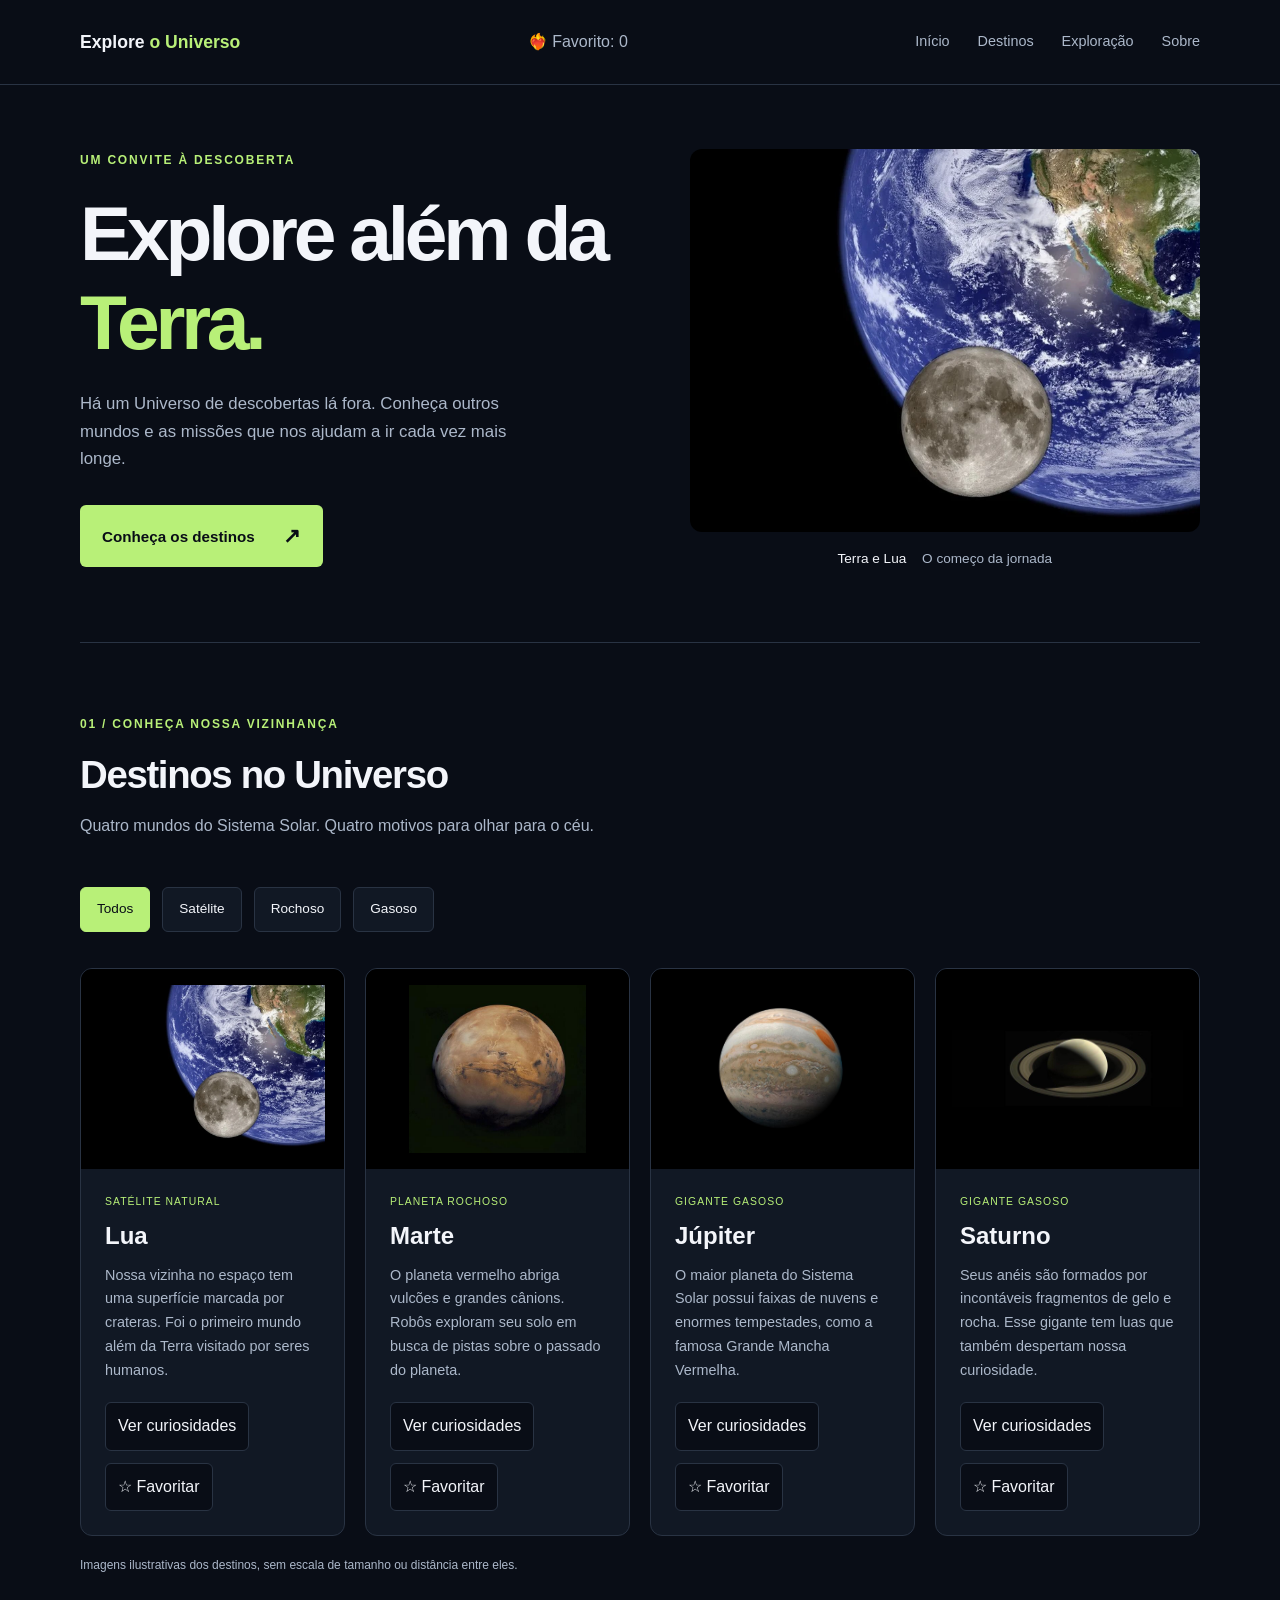
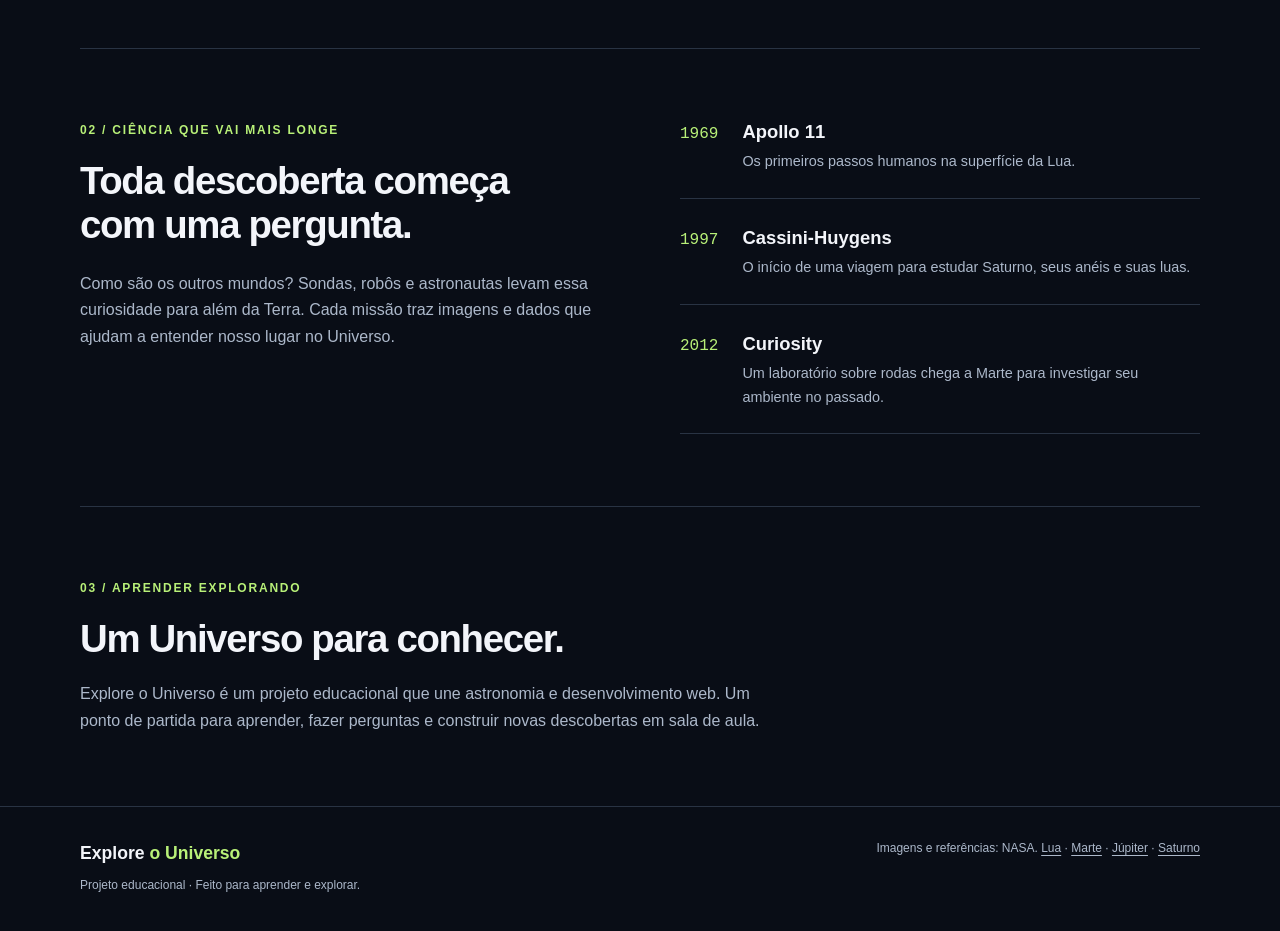
<file: versao4/index.html>
<!DOCTYPE html>
<html lang="pt-BR">
<head>
  <meta charset="UTF-8">
  <meta name="viewport" content="width=device-width, initial-scale=1.0">
  <meta name="description" content="Conheça a Lua, Marte, Júpiter e Saturno e descubra um pouco da história da exploração espacial.">
  <title>Explore o Universo</title>
  <link rel="stylesheet" href="css/estilos.css">
</head>
<body>
  <header class="cabecalho">
    <div class="container cabecalho-conteudo">
      <h1 class="marca"><a href="#inicio">Explore <span>o Universo</span></a></h1>

      <p class="contador-favorito">
       ​❤️‍🔥​​ Favorito: <span id="quantidade-favoritos">0</span>
      </p>

      <button type="button" class="botao-menu" aria-expanded="false" aria-controls="navegacao-principal">
        ☰ Menu
      </button>

      <nav aria-label="Navegação principal" id="navegacao-principal" class="navegacao-principal">
        <ul class="menu">
          <li><a href="#inicio">Início</a></li>
          <li><a href="#destinos">Destinos</a></li>
          <li><a href="#exploracao">Exploração</a></li>
          <li><a href="#sobre">Sobre</a></li>
        </ul>
      </nav>
    </div>
  </header>
 
  <main>
    <section class="destaque container" id="inicio" aria-labelledby="titulo-destaque">
      <div class="destaque-texto">
        <p class="etiqueta">Um convite à descoberta</p>
        <h2 id="titulo-destaque">Explore além
da <span>Terra.</span></h2>
        <p class="introducao">Há um Universo de descobertas lá fora. Conheça outros mundos e as missões que nos ajudam a ir cada vez mais longe.</p>
        <a class="botao" href="#destinos">Conheça os destinos <span aria-hidden="true">↗</span></a>
      </div>
      <figure class="destaque-imagem">
        <img src="img/lua.webp" alt="Composição mostrando a Lua em primeiro plano e a Terra ao fundo." width="1000" height="750">
        <figcaption>Terra e Lua <span>O começo da jornada</span></figcaption>
      </figure>
    </section>
 
    <section class="destinos secao container" id="destinos" aria-labelledby="titulo-destinos">
      <p class="etiqueta">01 / Conheça nossa vizinhança</p>
      <h2 id="titulo-destinos">Destinos no Universo</h2>
      <p class="descricao-secao">Quatro mundos do Sistema Solar. Quatro motivos para olhar para o céu.</p>
      
      <!-- DIV com o papel/finalidade de um grupo de botões -->
      <!-- Usamos aria-label para descrever/detalhar a finalidade desse grupo de botões -->
      <div class="filtros-destinos" role="group" aria-label="Filtrar destinos por categoria"></div>
      <div class="filtros-destinos" role="group">
        <button data-filtro="todos" type="button" class="filtro-ativo" aria-pressed="true">Todos</button>
        <button data-filtro="satelite" type="button">Satélite</button>
        <button data-filtro="rochoso" type="button">Rochoso</button>
        <button data-filtro="gasoso" type="button">Gasoso</button>
      </div>

      <div class="grade-destinos">
        <article class="card-destino" data-categoria="satelite">
          <img src="img/lua.webp" alt="Lua com áreas claras e escuras, em uma composição com a Terra ao fundo." width="760" height="570">
          <div class="card-conteudo">
            <p class="categoria">Satélite natural</p>
            <h3>Lua</h3>
            <p class="descricao-card">Nossa vizinha no espaço tem uma superfície marcada por crateras. Foi o primeiro mundo além da Terra visitado por seres humanos.</p>
 
            <!-- Atributos aria-*
             Recursos importantes para sinalizar/avisar ferramentas/tecnologias
             de acessibilidade sobre diferentes estados dos elementos da página -->
            <div class="acoes-card">
              <button type="button" class="botao-curiosidade" aria-expanded="false" aria-controls="curiosidade-lua">
                Ver curiosidades
              </button>
              <button type="button" class="botao-favorito" aria-pressed="false">
                ☆ Favoritar
              </button>
            </div>
 
            <p class="curiosidade" id="curiosidade-lua" hidden>
              A Lua leva aproximadamente 27 dias para dar uma volta ao redor da Terra.
            </p>
          </div>
        </article>
 
        <article class="card-destino" data-categoria="rochoso">
          <img src="img/marte.jpg" alt="Marte visto do espaço, com superfície em tons avermelhados." width="506" height="480">
          <div class="card-conteudo">
            <p class="categoria">Planeta rochoso</p>
            <h3>Marte</h3>
            <p class="descricao-card">O planeta vermelho abriga vulcões e grandes cânions. Robôs exploram seu solo em busca de pistas sobre o passado do planeta.</p>
 
            <div class="acoes-card">
              <button type="button" class="botao-curiosidade" aria-expanded="false" aria-controls="curiosidade-marte">
                Ver curiosidades
              </button>
              <button type="button" class="botao-favorito" aria-pressed="false">
                ☆ Favoritar
              </button>
            </div>
 
            <p class="curiosidade" id="curiosidade-marte" hidden>
              Um dia em Marte dura cerca de 24 horas e 40 minutos.
            </p>
          </div>
        </article>
 
        <article class="card-destino" data-categoria="gasoso">
          <img src="img/jupiter.jpg" alt="Júpiter com faixas de nuvens e uma grande tempestade oval." width="750" height="750">
          <div class="card-conteudo">
            <p class="categoria">Gigante gasoso</p>
            <h3>Júpiter</h3>
            <p class="descricao-card">O maior planeta do Sistema Solar possui faixas de nuvens e enormes tempestades, como a famosa Grande Mancha Vermelha.</p>
            <div class="acoes-card">
              <button type="button" class="botao-curiosidade" aria-expanded="false" aria-controls="curiosidade-jupiter">
                Ver curiosidades
              </button>
              <button type="button" class="botao-favorito" aria-pressed="false">
                ☆ Favoritar
              </button>
            </div>
            <p class="curiosidade" id="curiosidade-jupiter" hidden>
              Júpiter leva cerca de 12 anos terrestres para completar uma volta ao redor do Sol.
            </p>
          </div>
        </article>
 
        <article class="card-destino" data-categoria="gasoso">
          <img src="img/saturno.jpg" alt="Saturno envolvido por seus amplos anéis, contra o fundo escuro do espaço." width="960" height="320">
          <div class="card-conteudo">
            <p class="categoria">Gigante gasoso</p>
            <h3>Saturno</h3>
            <p class="descricao-card">Seus anéis são formados por incontáveis fragmentos de gelo e rocha. Esse gigante tem luas que também despertam nossa curiosidade.</p>
 
            <div class="acoes-card">
              <button type="button" class="botao-curiosidade" aria-expanded="false" aria-controls="curiosidade-saturno">
                Ver curiosidades
              </button>
              <button type="button" class="botao-favorito" aria-pressed="false">
                ☆ Favoritar
              </button>
            </div>
            <p class="curiosidade" id="curiosidade-saturno" hidden>
              Saturno leva aproximadamente 29 anos terrestres para completar uma volta ao redor do Sol.
            </p>
 
          </div>
        </article>
      </div>
      <p class="nota">Imagens ilustrativas dos destinos, sem escala de tamanho ou distância entre eles.</p>
    </section>
 
    <section class="exploracao secao container" id="exploracao" aria-labelledby="titulo-exploracao">
      <div>
        <p class="etiqueta">02 / Ciência que vai mais longe</p>
        <h2 id="titulo-exploracao">Toda descoberta começa com uma pergunta.</h2>
        <p>Como são os outros mundos? Sondas, robôs e astronautas levam essa curiosidade para além da Terra. Cada missão traz imagens e dados que ajudam a entender nosso lugar no Universo.</p>
      </div>
      <ol class="missoes" aria-label="Marcos da exploração espacial">
        <li><span class="ano">1969</span><div><h3>Apollo 11</h3><p>Os primeiros passos humanos na superfície da Lua.</p></div></li>
        <li><span class="ano">1997</span><div><h3>Cassini-Huygens</h3><p>O início de uma viagem para estudar Saturno, seus anéis e suas luas.</p></div></li>
        <li><span class="ano">2012</span><div><h3>Curiosity</h3><p>Um laboratório sobre rodas chega a Marte para investigar seu ambiente no passado.</p></div></li>
      </ol>
    </section>
 
    <section class="sobre secao container" id="sobre" aria-labelledby="titulo-sobre">
      <p class="etiqueta">03 / Aprender explorando</p>
      <h2 id="titulo-sobre">Um Universo para conhecer.</h2>
      <p>Explore o Universo é um projeto educacional que une astronomia e desenvolvimento web. Um ponto de partida para aprender, fazer perguntas e construir novas descobertas em sala de aula.</p>
    </section>
  </main>
 
  <footer class="rodape">
    <div class="container rodape-conteudo">
      <div><p class="marca">Explore <span>o Universo</span></p><p class="texto-rodape">Projeto educacional · Feito para aprender e explorar.</p></div>
      <p class="creditos">Imagens e referências: NASA.
 
        <a href="https://science.nasa.gov/moon/">Lua</a> ·
        <a href="https://science.nasa.gov/mars/">Marte</a> ·
        <a href="https://science.nasa.gov/jupiter/">Júpiter</a> ·
        <a href="https://science.nasa.gov/saturn/">Saturno</a>
      </p>
    </div>
  </footer>
 
<script src="js/script.js"></script>
 
</body>
</html>
</file>
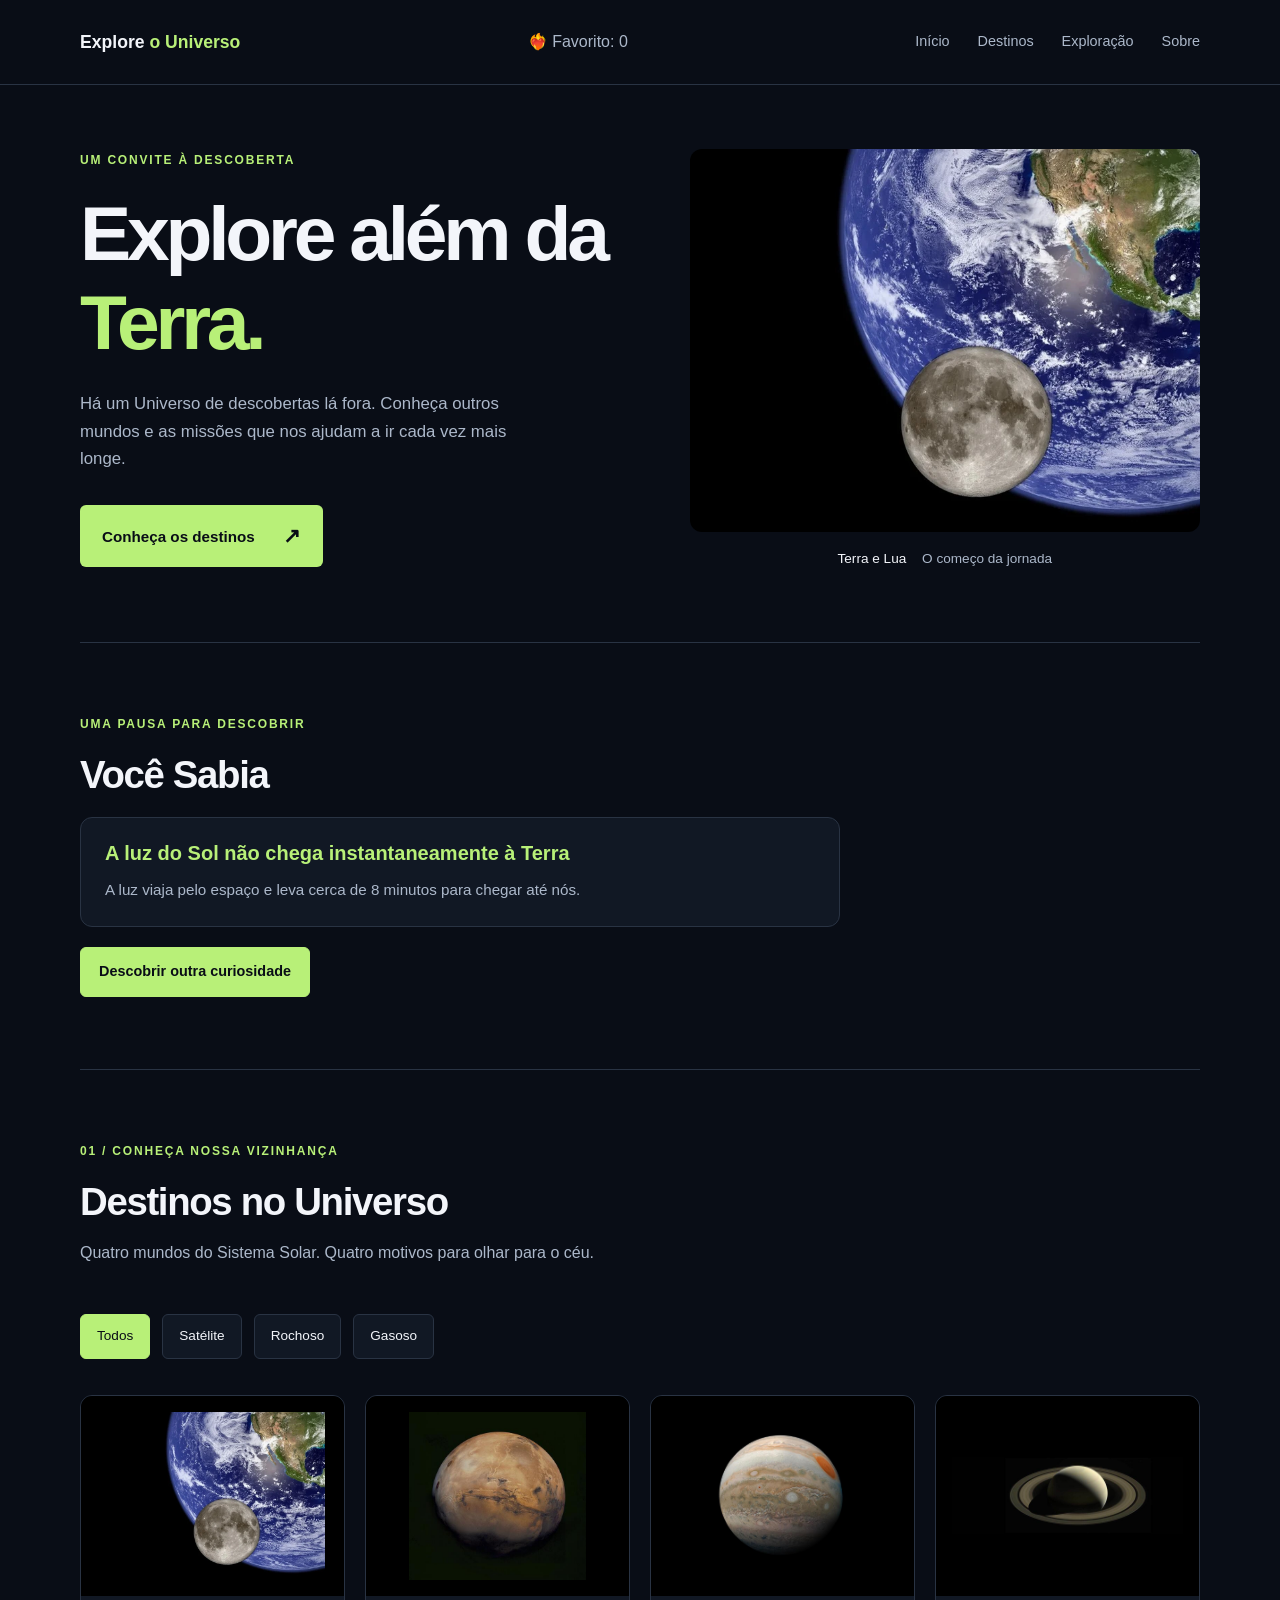
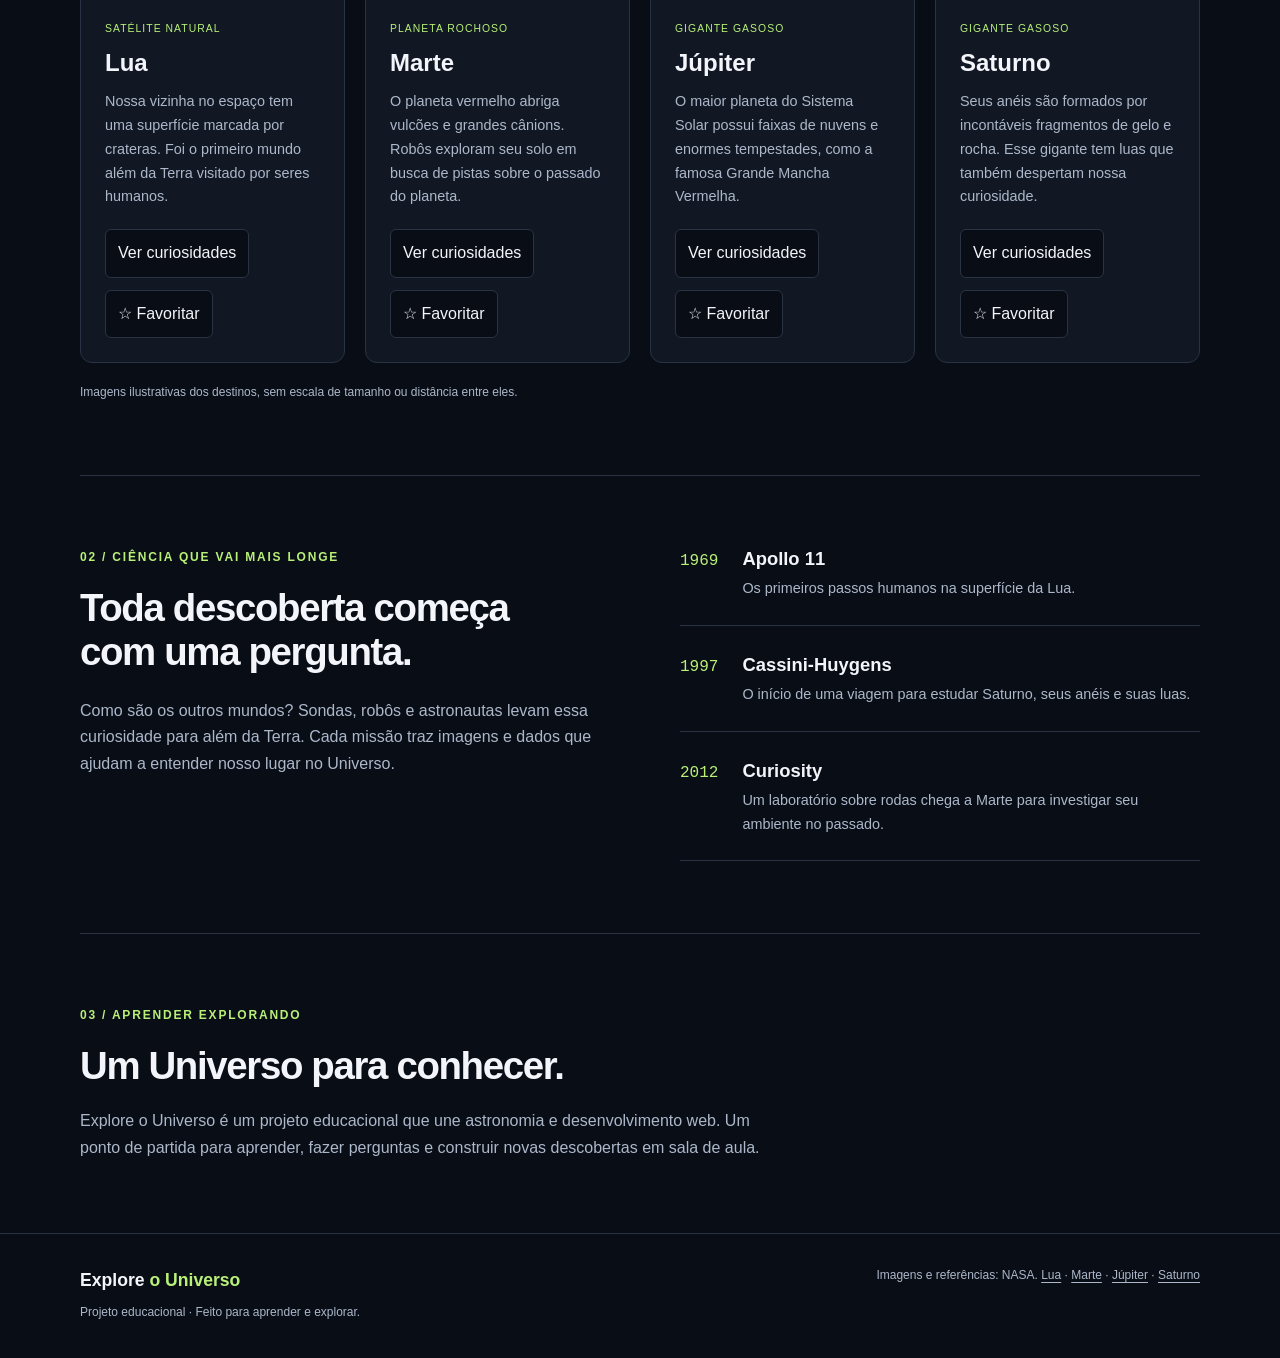
<file: versao5/index.html>
<!DOCTYPE html>
<html lang="pt-BR">
<head>
  <meta charset="UTF-8">
  <meta name="viewport" content="width=device-width, initial-scale=1.0">
  <meta name="description" content="Conheça a Lua, Marte, Júpiter e Saturno e descubra um pouco da história da exploração espacial.">
  <title>Explore o Universo</title>
  <link rel="stylesheet" href="css/estilos.css">
</head>
<body>
  <header class="cabecalho">
    <div class="container cabecalho-conteudo">
      <h1 class="marca"><a href="#inicio">Explore <span>o Universo</span></a></h1>

      <p class="contador-favorito">
       ​❤️‍🔥​​ Favorito: <span id="quantidade-favoritos">0</span>
      </p>

      <button type="button" class="botao-menu" aria-expanded="false" aria-controls="navegacao-principal">
        ☰ Menu
      </button>

      <nav aria-label="Navegação principal" id="navegacao-principal" class="navegacao-principal">
        <ul class="menu">
          <li><a href="#inicio">Início</a></li>
          <li><a href="#destinos">Destinos</a></li>
          <li><a href="#exploracao">Exploração</a></li>
          <li><a href="#sobre">Sobre</a></li>
        </ul>
      </nav>
    </div>
  </header>
 
  <main>
    <section class="destaque container" id="inicio" aria-labelledby="titulo-destaque">
      <div class="destaque-texto">
        <p class="etiqueta">Um convite à descoberta</p>
        <h2 id="titulo-destaque">Explore além
da <span>Terra.</span></h2>
        <p class="introducao">Há um Universo de descobertas lá fora. Conheça outros mundos e as missões que nos ajudam a ir cada vez mais longe.</p>
        <a class="botao" href="#destinos">Conheça os destinos <span aria-hidden="true">↗</span></a>
      </div>
      <figure class="destaque-imagem">
        <img src="img/lua.webp" alt="Composição mostrando a Lua em primeiro plano e a Terra ao fundo." width="1000" height="750">
        <figcaption>Terra e Lua <span>O começo da jornada</span></figcaption>
      </figure>
    </section>

    <section class="curiosidade-universo secao container" aria-labelledby="titulo-secao-curiosidade">

      <p class="etiqueta">Uma pausa para descobrir</p>
      <h2 id="titulo-secao-curiosidade">Você Sabia</h2>

      <!-- O conteúdo dos elementos abaixo será gerado aleatoriamente pelo JS -->
       <div class="painel-curiosidade">
        <h3 id="titulo-curiosidade-aleatoria"></h3>
        <p id="explicacao-curiosidade-aleatoria"></p>
       </div>

       <button type="button" class="botao-curiosidade-aleatoria">
        Descobrir outra curiosidade
       </button>
    </section>
 
    <section class="destinos secao container" id="destinos" aria-labelledby="titulo-destinos">
      <p class="etiqueta">01 / Conheça nossa vizinhança</p>
      <h2 id="titulo-destinos">Destinos no Universo</h2>
      <p class="descricao-secao">Quatro mundos do Sistema Solar. Quatro motivos para olhar para o céu.</p>
      
      <!-- DIV com o papel/finalidade de um grupo de botões -->
      <!-- Usamos aria-label para descrever/detalhar a finalidade desse grupo de botões -->
      <div class="filtros-destinos" role="group" aria-label="Filtrar destinos por categoria"></div>
      <div class="filtros-destinos" role="group">
        <button data-filtro="todos" type="button" class="filtro-ativo" aria-pressed="true">Todos</button>
        <button data-filtro="satelite" type="button">Satélite</button>
        <button data-filtro="rochoso" type="button">Rochoso</button>
        <button data-filtro="gasoso" type="button">Gasoso</button>
      </div>

      <div class="grade-destinos">
        <article class="card-destino" data-categoria="satelite">
          <img src="img/lua.webp" alt="Lua com áreas claras e escuras, em uma composição com a Terra ao fundo." width="760" height="570">
          <div class="card-conteudo">
            <p class="categoria">Satélite natural</p>
            <h3>Lua</h3>
            <p class="descricao-card">Nossa vizinha no espaço tem uma superfície marcada por crateras. Foi o primeiro mundo além da Terra visitado por seres humanos.</p>
 
            <!-- Atributos aria-*
             Recursos importantes para sinalizar/avisar ferramentas/tecnologias
             de acessibilidade sobre diferentes estados dos elementos da página -->
            <div class="acoes-card">
              <button type="button" class="botao-curiosidade" aria-expanded="false" aria-controls="curiosidade-lua">
                Ver curiosidades
              </button>
              <button type="button" class="botao-favorito" aria-pressed="false">
                ☆ Favoritar
              </button>
            </div>
 
            <p class="curiosidade" id="curiosidade-lua" hidden>
              A Lua leva aproximadamente 27 dias para dar uma volta ao redor da Terra.
            </p>
          </div>
        </article>
 
        <article class="card-destino" data-categoria="rochoso">
          <img src="img/marte.jpg" alt="Marte visto do espaço, com superfície em tons avermelhados." width="506" height="480">
          <div class="card-conteudo">
            <p class="categoria">Planeta rochoso</p>
            <h3>Marte</h3>
            <p class="descricao-card">O planeta vermelho abriga vulcões e grandes cânions. Robôs exploram seu solo em busca de pistas sobre o passado do planeta.</p>
 
            <div class="acoes-card">
              <button type="button" class="botao-curiosidade" aria-expanded="false" aria-controls="curiosidade-marte">
                Ver curiosidades
              </button>
              <button type="button" class="botao-favorito" aria-pressed="false">
                ☆ Favoritar
              </button>
            </div>
 
            <p class="curiosidade" id="curiosidade-marte" hidden>
              Um dia em Marte dura cerca de 24 horas e 40 minutos.
            </p>
          </div>
        </article>
 
        <article class="card-destino" data-categoria="gasoso">
          <img src="img/jupiter.jpg" alt="Júpiter com faixas de nuvens e uma grande tempestade oval." width="750" height="750">
          <div class="card-conteudo">
            <p class="categoria">Gigante gasoso</p>
            <h3>Júpiter</h3>
            <p class="descricao-card">O maior planeta do Sistema Solar possui faixas de nuvens e enormes tempestades, como a famosa Grande Mancha Vermelha.</p>
            <div class="acoes-card">
              <button type="button" class="botao-curiosidade" aria-expanded="false" aria-controls="curiosidade-jupiter">
                Ver curiosidades
              </button>
              <button type="button" class="botao-favorito" aria-pressed="false">
                ☆ Favoritar
              </button>
            </div>
            <p class="curiosidade" id="curiosidade-jupiter" hidden>
              Júpiter leva cerca de 12 anos terrestres para completar uma volta ao redor do Sol.
            </p>
          </div>
        </article>
 
        <article class="card-destino" data-categoria="gasoso">
          <img src="img/saturno.jpg" alt="Saturno envolvido por seus amplos anéis, contra o fundo escuro do espaço." width="960" height="320">
          <div class="card-conteudo">
            <p class="categoria">Gigante gasoso</p>
            <h3>Saturno</h3>
            <p class="descricao-card">Seus anéis são formados por incontáveis fragmentos de gelo e rocha. Esse gigante tem luas que também despertam nossa curiosidade.</p>
 
            <div class="acoes-card">
              <button type="button" class="botao-curiosidade" aria-expanded="false" aria-controls="curiosidade-saturno">
                Ver curiosidades
              </button>
              <button type="button" class="botao-favorito" aria-pressed="false">
                ☆ Favoritar
              </button>
            </div>
            <p class="curiosidade" id="curiosidade-saturno" hidden>
              Saturno leva aproximadamente 29 anos terrestres para completar uma volta ao redor do Sol.
            </p>
 
          </div>
        </article>
      </div>
      <p class="nota">Imagens ilustrativas dos destinos, sem escala de tamanho ou distância entre eles.</p>
    </section>
 
    <section class="exploracao secao container" id="exploracao" aria-labelledby="titulo-exploracao">
      <div>
        <p class="etiqueta">02 / Ciência que vai mais longe</p>
        <h2 id="titulo-exploracao">Toda descoberta começa com uma pergunta.</h2>
        <p>Como são os outros mundos? Sondas, robôs e astronautas levam essa curiosidade para além da Terra. Cada missão traz imagens e dados que ajudam a entender nosso lugar no Universo.</p>
      </div>
      <ol class="missoes" aria-label="Marcos da exploração espacial">
        <li><span class="ano">1969</span><div><h3>Apollo 11</h3><p>Os primeiros passos humanos na superfície da Lua.</p></div></li>
        <li><span class="ano">1997</span><div><h3>Cassini-Huygens</h3><p>O início de uma viagem para estudar Saturno, seus anéis e suas luas.</p></div></li>
        <li><span class="ano">2012</span><div><h3>Curiosity</h3><p>Um laboratório sobre rodas chega a Marte para investigar seu ambiente no passado.</p></div></li>
      </ol>
    </section>
 
    <section class="sobre secao container" id="sobre" aria-labelledby="titulo-sobre">
      <p class="etiqueta">03 / Aprender explorando</p>
      <h2 id="titulo-sobre">Um Universo para conhecer.</h2>
      <p>Explore o Universo é um projeto educacional que une astronomia e desenvolvimento web. Um ponto de partida para aprender, fazer perguntas e construir novas descobertas em sala de aula.</p>
    </section>
  </main>
 
  <footer class="rodape">
    <div class="container rodape-conteudo">
      <div><p class="marca">Explore <span>o Universo</span></p><p class="texto-rodape">Projeto educacional · Feito para aprender e explorar.</p></div>
      <p class="creditos">Imagens e referências: NASA.
 
        <a href="https://science.nasa.gov/moon/">Lua</a> ·
        <a href="https://science.nasa.gov/mars/">Marte</a> ·
        <a href="https://science.nasa.gov/jupiter/">Júpiter</a> ·
        <a href="https://science.nasa.gov/saturn/">Saturno</a>
      </p>
    </div>
  </footer>
 
<script src="js/script.js"></script>
 
</body>
</html>
</file>
<file: versao0/css/estilos.css>
/* Mobile First: estilos-base para telas pequenas. */
:root {
  --fundo: #090d16;
  --superficie: #111824;
  --texto: #f3f5fa;
  --texto-suave: #acb8ca;
  --destaque: #b8f078;
  --borda: #293343;
}

html {
  scroll-behavior: smooth;
}

* {
  box-sizing: border-box;
}

body {
  margin: 0;
  background: var(--fundo);
  color: var(--texto);
  font-family: Arial, Helvetica, sans-serif;
  line-height: 1.65;
}

a {
  color: inherit;
}
img {
  display: block;
  max-width: 100%;
  height: auto;
}
h1,
h2,
h3,
p,
figure {
  margin: 0;
}
h1,
h2,
h3 {
  line-height: 1.15;
}
p {
  color: var(--texto-suave);
}
section {
  scroll-margin-top: 120px;
}

.container {
  width: min(1120px, 90%);
  margin-inline: auto;
}
.secao {
  padding-block: 48px;
}
.etiqueta {
  margin-bottom: 18px;
  color: var(--destaque);
  font-size: 0.75rem;
  font-weight: 700;
  letter-spacing: 0.15em;
  text-transform: uppercase;
}
h2 {
  font-size: clamp(1.8rem, 3vw, 2.6rem);
  letter-spacing: -0.035em;
}
.descricao-secao {
  margin-top: 16px;
}

/* Navegação: os links continuam visíveis e quebram de linha no celular. */
.cabecalho {
  position: sticky;
  top: 0;
  z-index: 10;
  border-bottom: 1px solid var(--borda);
  background: var(--fundo);
}
.cabecalho-conteudo {
  display: flex;
  justify-content: space-between;
  align-items: center;
  flex-wrap: wrap;
  gap: 12px;
  padding-block: 20px;
}
.marca {
  color: var(--texto);
  font-size: 1.1rem;
  font-weight: 700;
  text-decoration: none;
}
.marca a {
  text-decoration: none;
}
.marca span {
  color: var(--destaque);
}
.menu {
  display: flex;
  flex-wrap: wrap;
  gap: 8px 20px;
  margin: 0;
  padding: 0;
  list-style: none;
}
.menu a {
  display: inline-block;
  padding-block: 6px;
  color: var(--texto-suave);
  font-size: 0.9rem;
  text-decoration: none;
}
.menu a:hover,
.creditos a:hover {
  color: var(--destaque);
}
a:focus-visible {
  outline: 3px solid var(--destaque);
  outline-offset: 5px;
  border-radius: 3px;
}
/* Destaque: a mesma imagem local da Lua também aparece no primeiro card. */
.destaque {
  display: flex;
  flex-direction: column;
  gap: 36px;
  padding-block: 48px;
}
.destaque h2 {
  font-size: clamp(3rem, 6vw, 5.1rem);
  letter-spacing: -0.055em;
}
.destaque h2 span {
  color: var(--destaque);
}
.introducao {
  max-width: 440px;
  margin-top: 24px;
  font-size: 1.05rem;
}
.botao {
  display: inline-flex;
  align-items: center;
  gap: 28px;
  margin-top: 32px;
  padding: 14px 22px;
  border-radius: 6px;
  background: var(--destaque);
  color: var(--fundo);
  font-size: 0.95rem;
  font-weight: 700;
  text-decoration: none;
}
.botao:hover {
  background: #d0ffa0;
}
.botao span {
  font-size: 1.3rem;
}
.destaque-imagem {
  width: 85%;
  max-width: 340px;
  margin-inline: auto;
}
.destaque-imagem img {
  width: 100%;
  border-radius: 12px;
}
.destaque-imagem figcaption {
  margin-top: 16px;
  text-align: center;
  font-size: 0.85rem;
}
.destaque-imagem figcaption span {
  margin-left: 12px;
  color: var(--texto-suave);
}

/* Cards estáticos: uma estrutura igual para os quatro destinos. */
.destinos {
  border-top: 1px solid var(--borda);
}
.grade-destinos {
  display: flex;
  flex-wrap: wrap;
  gap: 20px;
  margin-top: 36px;
}
.card-destino {
  flex: 0 1 100%;
  min-width: 0;
  overflow: hidden;
  border: 1px solid var(--borda);
  border-radius: 12px;
  background: var(--superficie);
}
.card-destino > img {
  width: 100%;
  height: 240px;
  padding: 16px;
  object-fit: contain;
  background: #000;
}
.card-conteudo {
  padding: 24px;
}
.categoria {
  margin-bottom: 12px;
  color: var(--destaque);
  font-size: 0.65rem;
  letter-spacing: 0.1em;
  text-transform: uppercase;
}
.card-conteudo h3 {
  margin-bottom: 14px;
  font-size: 1.5rem;
}
.descricao-card {
  font-size: 0.9rem;
}
.nota {
  margin-top: 20px;
  font-size: 0.75rem;
}

/* Conteúdo introdutório e marcos das missões. */
.exploracao {
  display: flex;
  flex-direction: column;
  gap: 36px;
  border-top: 1px solid var(--borda);
}
.exploracao h2 {
  max-width: 450px;
  margin-bottom: 24px;
}
.missoes {
  display: flex;
  flex-direction: column;
  gap: 28px;
  margin: 0;
  padding: 0;
  list-style: none;
}
.missoes li {
  display: flex;
  align-items: baseline;
  gap: 24px;
  border-bottom: 1px solid var(--borda);
  padding-bottom: 24px;
}
.ano {
  color: var(--destaque);
  font-family: monospace;
  font-size: 1rem;
}
.missoes h3 {
  margin-bottom: 8px;
  font-size: 1.15rem;
}
.missoes p {
  font-size: 0.9rem;
}
.sobre {
  border-top: 1px solid var(--borda);
}
.sobre > p:last-child {
  max-width: 710px;
  margin-top: 20px;
}
.rodape {
  border-top: 1px solid var(--borda);
  padding-block: 32px;
}
.rodape-conteudo {
  display: flex;
  justify-content: space-between;
  flex-wrap: wrap;
  gap: 24px;
}
.texto-rodape,
.creditos {
  font-size: 0.75rem;
}
.rodape .marca {
  margin-bottom: 8px;
}
.creditos a {
  text-underline-offset: 3px;
}

/* Tablet: duas colunas, descontando o espaço entre os cards. */
@media (min-width: 600px) {
  .cabecalho-conteudo {
    gap: 20px;
    padding-block: 24px;
  }
  .menu {
    gap: 12px 28px;
  }
  .secao {
    padding-block: 72px;
  }
  .destaque {
    flex-direction: row;
    align-items: center;
    gap: 24px;
    padding-block: 64px 72px;
  }
  .destaque-texto {
    flex: 1.1;
    min-width: 0;
  }
  .destaque-imagem {
    flex: 1;
    min-width: 0;
    width: auto;
    max-width: none;
    margin-inline: 0;
  }
  .card-destino {
    flex-basis: calc((100% - 20px) / 2);
  }
  .card-destino > img {
    height: 200px;
  }
  .exploracao {
    flex-direction: row;
  }
  .exploracao > div,
  .exploracao > .missoes {
    flex: 1;
    min-width: 0;
  }
}

/* Computador: quatro cards por linha e mais espaço entre os blocos. */
@media (min-width: 951px) {
  .card-destino {
    flex-basis: calc((100% - 60px) / 4);
  }
  .destaque {
    gap: 48px;
  }
  .exploracao {
    gap: 80px;
  }
}


/* Acessibilidade: respeita a preferência do usuário por menos movimento. */
@media (prefers-reduced-motion: reduce) {
  html {
    scroll-behavior: auto;
  }
}
</file>
<file: versao1/css/estilos.css>
/* Mobile First: estilos-base para telas pequenas. */
:root {
  --fundo: #090d16;
  --superficie: #111824;
  --texto: #f3f5fa;
  --texto-suave: #acb8ca;
  --destaque: #b8f078;
  --borda: #293343;
}

html {
  scroll-behavior: smooth;
}

* {
  box-sizing: border-box;
}

body {
  margin: 0;
  background: var(--fundo);
  color: var(--texto);
  font-family: Arial, Helvetica, sans-serif;
  line-height: 1.65;
}

a {
  color: inherit;
}
img {
  display: block;
  max-width: 100%;
  height: auto;
}
h1,
h2,
h3,
p,
figure {
  margin: 0;
}
h1,
h2,
h3 {
  line-height: 1.15;
}
p {
  color: var(--texto-suave);
}
section {
  scroll-margin-top: 120px;
}

.container {
  width: min(1120px, 90%);
  margin-inline: auto;
}
.secao {
  padding-block: 48px;
}
.etiqueta {
  margin-bottom: 18px;
  color: var(--destaque);
  font-size: 0.75rem;
  font-weight: 700;
  letter-spacing: 0.15em;
  text-transform: uppercase;
}
h2 {
  font-size: clamp(1.8rem, 3vw, 2.6rem);
  letter-spacing: -0.035em;
}
.descricao-secao {
  margin-top: 16px;
}

/* Navegação: os links continuam visíveis e quebram de linha no celular. */
.cabecalho {
  position: sticky;
  top: 0;
  z-index: 10;
  border-bottom: 1px solid var(--borda);
  background: var(--fundo);
}
.cabecalho-conteudo {
  display: flex;
  justify-content: space-between;
  align-items: center;
  flex-wrap: wrap;
  gap: 12px;
  padding-block: 20px;
}
.marca {
  color: var(--texto);
  font-size: 1.1rem;
  font-weight: 700;
  text-decoration: none;
}
.marca a {
  text-decoration: none;
}
.marca span {
  color: var(--destaque);
}
.menu {
  display: flex;
  flex-wrap: wrap;
  gap: 8px 20px;
  margin: 0;
  padding: 0;
  list-style: none;
}
.menu a {
  display: inline-block;
  padding-block: 6px;
  color: var(--texto-suave);
  font-size: 0.9rem;
  text-decoration: none;
}
.menu a:hover,
.creditos a:hover {
  color: var(--destaque);
}
a:focus-visible {
  outline: 3px solid var(--destaque);
  outline-offset: 5px;
  border-radius: 3px;
}
/* Destaque: a mesma imagem local da Lua também aparece no primeiro card. */
.destaque {
  display: flex;
  flex-direction: column;
  gap: 36px;
  padding-block: 48px;
}
.destaque h2 {
  font-size: clamp(3rem, 6vw, 5.1rem);
  letter-spacing: -0.055em;
}
.destaque h2 span {
  color: var(--destaque);
}
.introducao {
  max-width: 440px;
  margin-top: 24px;
  font-size: 1.05rem;
}
.botao {
  display: inline-flex;
  align-items: center;
  gap: 28px;
  margin-top: 32px;
  padding: 14px 22px;
  border-radius: 6px;
  background: var(--destaque);
  color: var(--fundo);
  font-size: 0.95rem;
  font-weight: 700;
  text-decoration: none;
}
.botao:hover {
  background: #d0ffa0;
}
.botao span {
  font-size: 1.3rem;
}
.destaque-imagem {
  width: 85%;
  max-width: 340px;
  margin-inline: auto;
}
.destaque-imagem img {
  width: 100%;
  border-radius: 12px;
}
.destaque-imagem figcaption {
  margin-top: 16px;
  text-align: center;
  font-size: 0.85rem;
}
.destaque-imagem figcaption span {
  margin-left: 12px;
  color: var(--texto-suave);
}

/* Cards estáticos: uma estrutura igual para os quatro destinos. */
.destinos {
  border-top: 1px solid var(--borda);
}
.grade-destinos {
  display: flex;
  flex-wrap: wrap;
  gap: 20px;
  margin-top: 36px;
}
.card-destino {
  flex: 0 1 100%;
  min-width: 0;
  overflow: hidden;
  border: 1px solid var(--borda);
  border-radius: 12px;
  background: var(--superficie);
}
.card-destino > img {
  width: 100%;
  height: 240px;
  padding: 16px;
  object-fit: contain;
  background: #000;
}
.card-conteudo {
  padding: 24px;
}
.categoria {
  margin-bottom: 12px;
  color: var(--destaque);
  font-size: 0.65rem;
  letter-spacing: 0.1em;
  text-transform: uppercase;
}
.card-conteudo h3 {
  margin-bottom: 14px;
  font-size: 1.5rem;
}
.descricao-card, .curiosidade {
  font-size: 0.9rem;]
}

.acoes-card{
  display: flex;
  flex-wrap: wrap;
  gap: 12px;
  margin-top: 20px;
}

.acoes-card button {
  padding: 10px 12px;
  min-height: 44px;
  border: solid 1px var(--borda);
  border-radius: 6px;
  background: var(--texto);
  font-size: 0.85rem;
  cursor: pointer;
  font: inherit;
}

.curiosidade {
  margin-top: 20px;
  padding-top: 20px;
  border-top: 1px solid var(--borda);
}

.card-destino.favoritado{
  border-color: var(--destaque);
}

.favoritado .botao-favorito{
  border-color: var(--destaque);
background: var(--fundo);
color: var(--destaque);
}
.nota {
  margin-top: 20px;
  font-size: 0.75rem;
}

/* Conteúdo introdutório e marcos das missões. */
.exploracao {
  display: flex;
  flex-direction: column;
  gap: 36px;
  border-top: 1px solid var(--borda);
}
.exploracao h2 {
  max-width: 450px;
  margin-bottom: 24px;
}
.missoes {
  display: flex;
  flex-direction: column;
  gap: 28px;
  margin: 0;
  padding: 0;
  list-style: none;
}
.missoes li {
  display: flex;
  align-items: baseline;
  gap: 24px;
  border-bottom: 1px solid var(--borda);
  padding-bottom: 24px;
}
.ano {
  color: var(--destaque);
  font-family: monospace;
  font-size: 1rem;
}
.missoes h3 {
  margin-bottom: 8px;
  font-size: 1.15rem;
}
.missoes p {
  font-size: 0.9rem;
}
.sobre {
  border-top: 1px solid var(--borda);
}
.sobre > p:last-child {
  max-width: 710px;
  margin-top: 20px;
}
.rodape {
  border-top: 1px solid var(--borda);
  padding-block: 32px;
}
.rodape-conteudo {
  display: flex;
  justify-content: space-between;
  flex-wrap: wrap;
  gap: 24px;
}
.texto-rodape,
.creditos {
  font-size: 0.75rem;
}
.rodape .marca {
  margin-bottom: 8px;
}
.creditos a {
  text-underline-offset: 3px;
}

/* Tablet: duas colunas, descontando o espaço entre os cards. */
@media (min-width: 600px) {
  .cabecalho-conteudo {
    gap: 20px;
    padding-block: 24px;
  }
  .menu {
    gap: 12px 28px;
  }
  .secao {
    padding-block: 72px;
  }
  .destaque {
    flex-direction: row;
    align-items: center;
    gap: 24px;
    padding-block: 64px 72px;
  }
  .destaque-texto {
    flex: 1.1;
    min-width: 0;
  }
  .destaque-imagem {
    flex: 1;
    min-width: 0;
    width: auto;
    max-width: none;
    margin-inline: 0;
  }
  .card-destino {
    flex-basis: calc((100% - 20px) / 2);
  }
  .card-destino > img {
    height: 200px;
  }
  .exploracao {
    flex-direction: row;
  }
  .exploracao > div,
  .exploracao > .missoes {
    flex: 1;
    min-width: 0;
  }
}

/* Computador: quatro cards por linha e mais espaço entre os blocos. */
@media (min-width: 951px) {
  .card-destino {
    flex-basis: calc((100% - 60px) / 4);
  }
  .destaque {
    gap: 48px;
  }
  .exploracao {
    gap: 80px;
  }
}


/* Acessibilidade: respeita a preferência do usuário por menos movimento. */
@media (prefers-reduced-motion: reduce) {
  html {
    scroll-behavior: auto;
  }
}
</file>
<file: versao2/css/estilos.css>
/* Mobile First: estilos-base para telas pequenas. */
:root {
  --fundo: #090d16;
  --superficie: #111824;
  --texto: #f3f5fa;
  --texto-suave: #acb8ca;
  --destaque: #b8f078;
  --borda: #293343;
}

html {
  scroll-behavior: smooth;
}

* {
  box-sizing: border-box;
}

body {
  margin: 0;
  background: var(--fundo);
  color: var(--texto);
  font-family: Arial, Helvetica, sans-serif;
  line-height: 1.65;
}

a {
  color: inherit;
}
img {
  display: block;
  max-width: 100%;
  height: auto;
}
h1,
h2,
h3,
p,
figure {
  margin: 0;
}
h1,
h2,
h3 {
  line-height: 1.15;
}
p {
  color: var(--texto-suave);
}
section {
  scroll-margin-top: 120px;
}

.container {
  width: min(1120px, 90%);
  margin-inline: auto;
}
.secao {
  padding-block: 48px;
}
.etiqueta {
  margin-bottom: 18px;
  color: var(--destaque);
  font-size: 0.75rem;
  font-weight: 700;
  letter-spacing: 0.15em;
  text-transform: uppercase;
}
h2 {
  font-size: clamp(1.8rem, 3vw, 2.6rem);
  letter-spacing: -0.035em;
}
.descricao-secao {
  margin-top: 16px;
}

/* Navegação: os links continuam visíveis e quebram de linha no celular. */
.cabecalho {
  position: sticky;
  top: 0;
  z-index: 10;
  border-bottom: 1px solid var(--borda);
  background: var(--fundo);
}
.cabecalho-conteudo {
  display: flex;
  justify-content: space-between;
  align-items: center;
  flex-wrap: wrap;
  gap: 12px;
  padding-block: 20px;
}
.marca {
  color: var(--texto);
  font-size: 1.1rem;
  font-weight: 700;
  text-decoration: none;
}
.marca a {
  text-decoration: none;
}
.marca span {
  color: var(--destaque);
}
.menu {
  display: flex;
  flex-wrap: wrap;
  gap: 8px 20px;
  margin: 0;
  padding: 0;
  list-style: none;
}
.menu a {
  display: inline-block;
  padding-block: 6px;
  color: var(--texto-suave);
  font-size: 0.9rem;
  text-decoration: none;
}
.menu a:hover,
.creditos a:hover {
  color: var(--destaque);
}
a:focus-visible {
  outline: 3px solid var(--destaque);
  outline-offset: 5px;
  border-radius: 3px;
}
/* Destaque: a mesma imagem local da Lua também aparece no primeiro card. */
.destaque {
  display: flex;
  flex-direction: column;
  gap: 36px;
  padding-block: 48px;
}
.destaque h2 {
  font-size: clamp(3rem, 6vw, 5.1rem);
  letter-spacing: -0.055em;
}
.destaque h2 span {
  color: var(--destaque);
}
.introducao {
  max-width: 440px;
  margin-top: 24px;
  font-size: 1.05rem;
}
.botao {
  display: inline-flex;
  align-items: center;
  gap: 28px;
  margin-top: 32px;
  padding: 14px 22px;
  border-radius: 6px;
  background: var(--destaque);
  color: var(--fundo);
  font-size: 0.95rem;
  font-weight: 700;
  text-decoration: none;
}
.botao:hover {
  background: #d0ffa0;
}
.botao span {
  font-size: 1.3rem;
}
.destaque-imagem {
  width: 85%;
  max-width: 340px;
  margin-inline: auto;
}
.destaque-imagem img {
  width: 100%;
  border-radius: 12px;
}
.destaque-imagem figcaption {
  margin-top: 16px;
  text-align: center;
  font-size: 0.85rem;
}
.destaque-imagem figcaption span {
  margin-left: 12px;
  color: var(--texto-suave);
}

/* Cards estáticos: uma estrutura igual para os quatro destinos. */
.destinos {
  border-top: 1px solid var(--borda);
}
.filtros-destinos {
  display: flex;
  flex-wrap: wrap;
  gap: 12px;
  margin-top: 24px;
}

.filtros-destinos button {
  padding: 10px 16px;
  min-height: 44px;
  border: 1px solid var(--borda);
  border-radius: 6px;
  background: var(--superficie);
  color: var(--texto);
  font: inherit;
  font-size: 0.85rem;
  cursor: pointer;
}

.filtros-destinos button:hover {
  border-color: var(--destaque);
}

.filtros-destinos .filtro-ativo {
  border-color: var(--destaque);
  background: var(--destaque);
  color: var(--fundo);
}

.grade-destinos {
  display: flex;
  flex-wrap: wrap;
  gap: 20px;
  margin-top: 36px;
}
.card-destino {
  flex: 0 1 100%;
  min-width: 0;
  overflow: hidden;
  border: 1px solid var(--borda);
  border-radius: 12px;
  background: var(--superficie);
}
.card-destino > img {
  width: 100%;
  height: 240px;
  padding: 16px;
  object-fit: contain;
  background: #000;
}
.card-conteudo {
  padding: 24px;
}
.categoria {
  margin-bottom: 12px;
  color: var(--destaque);
  font-size: 0.65rem;
  letter-spacing: 0.1em;
  text-transform: uppercase;
}
.card-conteudo h3 {
  margin-bottom: 14px;
  font-size: 1.5rem;
}
.descricao-card, .curiosidade {
  font-size: 0.9rem;
}

.acoes-card{
  display: flex;
  flex-wrap: wrap;
  gap: 12px;
  margin-top: 20px;
}

.acoes-card button {
  padding: 10px 12px;
  min-height: 44px;
  border: solid 1px var(--borda);
  border-radius: 6px;
  background: var(--texto);
  font-size: 0.85rem;
  cursor: pointer;
  font: inherit;
}

.curiosidade {
  margin-top: 20px;
  padding-top: 20px;
  border-top: 1px solid var(--borda);
}

.card-destino.favoritado{
  border-color: var(--destaque);
}

.favoritado .botao-favorito{
  border-color: var(--destaque);
background: var(--fundo);
color: var(--destaque);
}
.nota {
  margin-top: 20px;
  font-size: 0.75rem;
}

/* Conteúdo introdutório e marcos das missões. */
.exploracao {
  display: flex;
  flex-direction: column;
  gap: 36px;
  border-top: 1px solid var(--borda);
}
.exploracao h2 {
  max-width: 450px;
  margin-bottom: 24px;
}
.missoes {
  display: flex;
  flex-direction: column;
  gap: 28px;
  margin: 0;
  padding: 0;
  list-style: none;
}
.missoes li {
  display: flex;
  align-items: baseline;
  gap: 24px;
  border-bottom: 1px solid var(--borda);
  padding-bottom: 24px;
}
.ano {
  color: var(--destaque);
  font-family: monospace;
  font-size: 1rem;
}
.missoes h3 {
  margin-bottom: 8px;
  font-size: 1.15rem;
}
.missoes p {
  font-size: 0.9rem;
}
.sobre {
  border-top: 1px solid var(--borda);
}
.sobre > p:last-child {
  max-width: 710px;
  margin-top: 20px;
}
.rodape {
  border-top: 1px solid var(--borda);
  padding-block: 32px;
}
.rodape-conteudo {
  display: flex;
  justify-content: space-between;
  flex-wrap: wrap;
  gap: 24px;
}
.texto-rodape,
.creditos {
  font-size: 0.75rem;
}
.rodape .marca {
  margin-bottom: 8px;
}
.creditos a {
  text-underline-offset: 3px;
}

/* Tablet: duas colunas, descontando o espaço entre os cards. */
@media (min-width: 600px) {
  .cabecalho-conteudo {
    gap: 20px;
    padding-block: 24px;
  }
  .menu {
    gap: 12px 28px;
  }
  .secao {
    padding-block: 72px;
  }
  .destaque {
    flex-direction: row;
    align-items: center;
    gap: 24px;
    padding-block: 64px 72px;
  }
  .destaque-texto {
    flex: 1.1;
    min-width: 0;
  }
  .destaque-imagem {
    flex: 1;
    min-width: 0;
    width: auto;
    max-width: none;
    margin-inline: 0;
  }
  .card-destino {
    flex-basis: calc((100% - 20px) / 2);
  }
  .card-destino > img {
    height: 200px;
  }
  .exploracao {
    flex-direction: row;
  }
  .exploracao > div,
  .exploracao > .missoes {
    flex: 1;
    min-width: 0;
  }
}

/* Computador: quatro cards por linha e mais espaço entre os blocos. */
@media (min-width: 951px) {
  .card-destino {
    flex-basis: calc((100% - 60px) / 4);
  }
  .destaque {
    gap: 48px;
  }
  .exploracao {
    gap: 80px;
  }
}


/* Acessibilidade: respeita a preferência do usuário por menos movimento. */
@media (prefers-reduced-motion: reduce) {
  html {
    scroll-behavior: auto;
  }
}
</file>
<file: versao3/css/estilos.css>
/* Mobile First: estilos-base para telas pequenas. */
:root {
  --fundo: #090d16;
  --superficie: #111824;
  --texto: #f3f5fa;
  --texto-suave: #acb8ca;
  --destaque: #b8f078;
  --borda: #293343;
}
 
html {
  scroll-behavior: smooth;
}
 
* {
  box-sizing: border-box;
}
 
body {
  margin: 0;
  background: var(--fundo);
  color: var(--texto);
  font-family: Arial, Helvetica, sans-serif;
  line-height: 1.65;
}
 
a {
  color: inherit;
}
 
img {
  display: block;
  max-width: 100%;
  height: auto;
}
 
h1,
h2,
h3,
p,
figure {
  margin: 0;
}
 
h1,
h2,
h3 {
  line-height: 1.15;
}
 
p {
  color: var(--texto-suave);
}
 
section {
  scroll-margin-top: 120px;
}
 
.container {
  width: min(1120px, 90%);
  margin-inline: auto;
}
 
.secao {
  padding-block: 48px;
}
 
.etiqueta {
  margin-bottom: 18px;
  color: var(--destaque);
  font-size: 0.75rem;
  font-weight: 700;
  letter-spacing: 0.15em;
  text-transform: uppercase;
}
 
h2 {
  font-size: clamp(1.8rem, 3vw, 2.6rem);
  letter-spacing: -0.035em;
}
 
.descricao-secao {
  margin-top: 16px;
}
 
/* Navegação: os links continuam visíveis e quebram de linha no celular. */
.cabecalho {
  position: sticky;
  top: 0;
  z-index: 10;
  border-bottom: 1px solid var(--borda);
  background: var(--fundo);
}
 
.cabecalho-conteudo {
  display: flex;
  justify-content: space-between;
  align-items: center;
  flex-wrap: wrap;
  gap: 12px;
  padding-block: 20px;
}
 
.marca {
  color: var(--texto);
  font-size: 1.1rem;
  font-weight: 700;
  text-decoration: none;
}
 
.marca a {
  text-decoration: none;
}
 
.marca span {
  color: var(--destaque);
}
 
/* =====================================================
   V3 — MENU RESPONSIVO
   Adicionar após os estilos da marca, antes de .menu.
   ===================================================== */
.botao-menu {
  padding: 10px 16px;
  min-width: 80px;
  min-height: 44px;
  border: 1px solid var(--destaque);
  border-radius: 6px;
  background: var(--destaque);
  color: var(--fundo);
  font: inherit;
  font-size: 0.85rem;
  font-weight: 700;
  cursor: pointer;
}
 
.botao-menu:hover {
  background: #d0ffa0;
}
 
/* V3: a navegação começa fechada e ocupa uma linha própria quando aberta. */
.navegacao-principal {
  display: none;
  flex-basis: 100%;
}
 
.navegacao-principal.menu-aberto {
  display: block;
}
 
/* ================= FIM DA V3 — MENU RESPONSIVO ================= */
 
 
.menu {
  display: flex;
  flex-wrap: wrap;
  gap: 8px 20px;
  margin: 0;
  padding: 0;
  list-style: none;
}
 
.menu a {
  display: inline-block;
  padding-block: 6px;
  color: var(--texto-suave);
  font-size: 0.9rem;
  text-decoration: none;
}
 
.menu a:hover,
.creditos a:hover {
  color: var(--destaque);
}
 
a:focus-visible,
button:focus-visible {
  outline: 3px solid var(--destaque);
  outline-offset: 5px;
  border-radius: 3px;
}
 
 
 
 
/* Destaque: a mesma imagem local da Lua também aparece no primeiro card. */
.destaque {
  display: flex;
  flex-direction: column;
  gap: 36px;
  padding-block: 48px;
}
 
.destaque h2 {
  font-size: clamp(3rem, 6vw, 5.1rem);
  letter-spacing: -0.055em;
}
 
.destaque h2 span {
  color: var(--destaque);
}
 
.introducao {
  max-width: 440px;
  margin-top: 24px;
  font-size: 1.05rem;
}
 
.botao {
  display: inline-flex;
  align-items: center;
  gap: 28px;
  margin-top: 32px;
  padding: 14px 22px;
  border-radius: 6px;
  background: var(--destaque);
  color: var(--fundo);
  font-size: 0.95rem;
  font-weight: 700;
  text-decoration: none;
}
 
.botao:hover {
  background: #d0ffa0;
}
 
.botao span {
  font-size: 1.3rem;
}
 
.destaque-imagem {
  width: 85%;
  max-width: 340px;
  margin-inline: auto;
}
 
.destaque-imagem img {
  width: 100%;
  border-radius: 12px;
}
 
.destaque-imagem figcaption {
  margin-top: 16px;
  text-align: center;
  font-size: 0.85rem;
}
 
.destaque-imagem figcaption span {
  margin-left: 12px;
  color: var(--texto-suave);
}
 
/* Cards estáticos: uma estrutura igual para os quatro destinos. */
.destinos {
  border-top: 1px solid var(--borda);
}
 
.filtros-destinos {
  display: flex;
  flex-wrap: wrap;
  gap: 12px;
  margin-top: 24px;
}
 
.filtros-destinos button {
  padding: 10px 16px;
  min-height: 44px;
  border: 1px solid var(--borda);
  border-radius: 6px;
  background: var(--superficie);
  color: var(--texto);
  font: inherit;
  font-size: 0.85rem;
  cursor: pointer;
}
 
.filtros-destinos button:hover {
  border-color: var(--destaque);
}
 
.filtros-destinos .filtro-ativo {
  border-color: var(--destaque);
  background: var(--destaque);
  color: var(--fundo);
}
 
.grade-destinos {
  display: flex;
  flex-wrap: wrap;
  gap: 20px;
  margin-top: 36px;
}
 
.card-destino {
  flex: 0 1 100%;
  min-width: 0;
  overflow: hidden;
  border: 1px solid var(--borda);
  border-radius: 12px;
  background: var(--superficie);
}
 
.card-destino>img {
  width: 100%;
  height: 240px;
  padding: 16px;
  object-fit: contain;
  background: #000;
}
 
.card-conteudo {
  padding: 24px;
}
 
.categoria {
  margin-bottom: 12px;
  color: var(--destaque);
  font-size: 0.65rem;
  letter-spacing: 0.1em;
  text-transform: uppercase;
}
 
.card-conteudo h3 {
  margin-bottom: 14px;
  font-size: 1.5rem;
}
 
.descricao-card,
.curiosidade {
  font-size: 0.9rem;
}
 
.acoes-card {
  display: flex;
  flex-wrap: wrap;
  gap: 12px;
  margin-top: 20px;
}
 
.acoes-card button {
  padding: 10px 12px;
  min-height: 44px;
  border: solid 1px var(--borda);
  border-radius: 6px;
  background: var(--fundo);
  color: var(--texto);
  font-size: 0.85rem;
  cursor: pointer;
  font: inherit;
}
 
.acoes-card button:hover {
  background: var(--borda);
}
 
.curiosidade {
  margin-top: 20px;
  padding-top: 20px;
  border-top: 1px solid var(--borda);
}
 
.card-destino.favoritado {
  border-color: var(--destaque);
}
 
.favoritado .botao-favorito {
  border-color: var(--destaque);
  background: var(--fundo);
  color: var(--destaque);
}
 
.nota {
  margin-top: 20px;
  font-size: 0.75rem;
}
 
/* Conteúdo introdutório e marcos das missões. */
 
.exploracao {
  display: flex;
  flex-direction: column;
  gap: 36px;
  border-top: 1px solid var(--borda);
}
 
.exploracao h2 {
  max-width: 450px;
  margin-bottom: 24px;
}
 
.missoes {
  display: flex;
  flex-direction: column;
  gap: 28px;
  margin: 0;
  padding: 0;
  list-style: none;
}
 
.missoes li {
  display: flex;
  align-items: baseline;
  gap: 24px;
  border-bottom: 1px solid var(--borda);
  padding-bottom: 24px;
}
 
.ano {
  color: var(--destaque);
  font-family: monospace;
  font-size: 1rem;
}
 
.missoes h3 {
  margin-bottom: 8px;
  font-size: 1.15rem;
}
 
.missoes p {
  font-size: 0.9rem;
}
 
.sobre {
  border-top: 1px solid var(--borda);
}
 
.sobre>p:last-child {
  max-width: 710px;
  margin-top: 20px;
}
 
.rodape {
  border-top: 1px solid var(--borda);
  padding-block: 32px;
}
 
.rodape-conteudo {
  display: flex;
  justify-content: space-between;
  flex-wrap: wrap;
  gap: 24px;
}
 
.texto-rodape,
.creditos {
  font-size: 0.75rem;
}
 
.rodape .marca {
  margin-bottom: 8px;
}
 
.creditos a {
  text-underline-offset: 3px;
}
 
/* Tablet: duas colunas, descontando o espaço entre os cards. */
@media (min-width: 600px) {
  .cabecalho-conteudo {
    gap: 20px;
    padding-block: 24px;
  }
 
  .menu {
    gap: 12px 28px;
  }
 
  .secao {
    padding-block: 72px;
  }
 
  .destaque {
    flex-direction: row;
    align-items: center;
    gap: 24px;
    padding-block: 64px 72px;
  }
 
  .destaque-texto {
    flex: 1.1;
    min-width: 0;
  }
 
  .destaque-imagem {
    flex: 1;
    min-width: 0;
    width: auto;
    max-width: none;
    margin-inline: 0;
  }
 
  .card-destino {
    flex-basis: calc((100% - 20px) / 2);
  }
 
  .card-destino>img {
    height: 200px;
  }
 
  .exploracao {
    flex-direction: row;
  }
 
  .exploracao>div,
  .exploracao>.missoes {
    flex: 1;
    min-width: 0;
  }
}
 
/* Computador: quatro cards por linha e mais espaço entre os blocos. */
@media (min-width: 951px) {
 
  /* =====================================================
 V3 — MENU RESPONSIVO — COMPUTADOR
 Adicionar no início da media query (breakpoint) de 951px.
 ===================================================== */
  .botao-menu {
    display: none;
  }
 
  .navegacao-principal {
    display: block;
    flex-basis: auto;
  }
 
  /* ================= FIM DA V3 — COMPUTADOR ================= */
 
  .card-destino {
    flex-basis: calc((100% - 60px) / 4);
  }
 
  .destaque {
    gap: 48px;
  }
 
  .exploracao {
    gap: 80px;
  }
}
 
 
/* Acessibilidade: respeita a preferência do usuário por menos movimento. */
@media (prefers-reduced-motion: reduce) {
  html {
    scroll-behavior: auto;
  }
}
</file>
<file: versao4/css/estilos.css>
/* Mobile First: estilos-base para telas pequenas. */
:root {
  --fundo: #090d16;
  --superficie: #111824;
  --texto: #f3f5fa;
  --texto-suave: #acb8ca;
  --destaque: #b8f078;
  --borda: #293343;
}
 
html {
  scroll-behavior: smooth;
}
 
* {
  box-sizing: border-box;
}
 
body {
  margin: 0;
  background: var(--fundo);
  color: var(--texto);
  font-family: Arial, Helvetica, sans-serif;
  line-height: 1.65;
}
 
a {
  color: inherit;
}
 
img {
  display: block;
  max-width: 100%;
  height: auto;
}
 
h1,
h2,
h3,
p,
figure {
  margin: 0;
}
 
h1,
h2,
h3 {
  line-height: 1.15;
}
 
p {
  color: var(--texto-suave);
}
 
section {
  scroll-margin-top: 120px;
}
 
.container {
  width: min(1120px, 90%);
  margin-inline: auto;
}
 
.secao {
  padding-block: 48px;
}
 
.etiqueta {
  margin-bottom: 18px;
  color: var(--destaque);
  font-size: 0.75rem;
  font-weight: 700;
  letter-spacing: 0.15em;
  text-transform: uppercase;
}
 
h2 {
  font-size: clamp(1.8rem, 3vw, 2.6rem);
  letter-spacing: -0.035em;
}
 
.descricao-secao {
  margin-top: 16px;
}
 
/* Navegação: os links continuam visíveis e quebram de linha no celular. */
.cabecalho {
  position: sticky;
  top: 0;
  z-index: 10;
  border-bottom: 1px solid var(--borda);
  background: var(--fundo);
}
 
.cabecalho-conteudo {
  display: flex;
  justify-content: space-between;
  align-items: center;
  flex-wrap: wrap;
  gap: 12px;
  padding-block: 20px;
}
 
.marca {
  color: var(--texto);
  font-size: 1.1rem;
  font-weight: 700;
  text-decoration: none;
}
 
.marca a {
  text-decoration: none;
}
 
.marca span {
  color: var(--destaque);
}
 
/* =====================================================
   V3 — MENU RESPONSIVO
   Adicionar após os estilos da marca, antes de .menu.
   ===================================================== */
.botao-menu {
  padding: 10px 16px;
  min-width: 80px;
  min-height: 44px;
  border: 1px solid var(--destaque);
  border-radius: 6px;
  background: var(--destaque);
  color: var(--fundo);
  font: inherit;
  font-size: 0.85rem;
  font-weight: 700;
  cursor: pointer;
}
 
.botao-menu:hover {
  background: #d0ffa0;
}
 
/* V3: a navegação começa fechada e ocupa uma linha própria quando aberta. */
.navegacao-principal {
  display: none;
  flex-basis: 100%;
}
 
.navegacao-principal.menu-aberto {
  display: block;
}
 
/* ================= FIM DA V3 — MENU RESPONSIVO ================= */
 
 
.menu {
  display: flex;
  flex-wrap: wrap;
  gap: 8px 20px;
  margin: 0;
  padding: 0;
  list-style: none;
}
 
.menu a {
  display: inline-block;
  padding-block: 6px;
  color: var(--texto-suave);
  font-size: 0.9rem;
  text-decoration: none;
}
 
.menu a:hover,
.creditos a:hover {
  color: var(--destaque);
}
 
a:focus-visible,
button:focus-visible {
  outline: 3px solid var(--destaque);
  outline-offset: 5px;
  border-radius: 3px;
}
 
 
 
 
/* Destaque: a mesma imagem local da Lua também aparece no primeiro card. */
.destaque {
  display: flex;
  flex-direction: column;
  gap: 36px;
  padding-block: 48px;
}
 
.destaque h2 {
  font-size: clamp(3rem, 6vw, 5.1rem);
  letter-spacing: -0.055em;
}
 
.destaque h2 span {
  color: var(--destaque);
}
 
.introducao {
  max-width: 440px;
  margin-top: 24px;
  font-size: 1.05rem;
}
 
.botao {
  display: inline-flex;
  align-items: center;
  gap: 28px;
  margin-top: 32px;
  padding: 14px 22px;
  border-radius: 6px;
  background: var(--destaque);
  color: var(--fundo);
  font-size: 0.95rem;
  font-weight: 700;
  text-decoration: none;
}
 
.botao:hover {
  background: #d0ffa0;
}
 
.botao span {
  font-size: 1.3rem;
}
 
.destaque-imagem {
  width: 85%;
  max-width: 340px;
  margin-inline: auto;
}
 
.destaque-imagem img {
  width: 100%;
  border-radius: 12px;
}
 
.destaque-imagem figcaption {
  margin-top: 16px;
  text-align: center;
  font-size: 0.85rem;
}
 
.destaque-imagem figcaption span {
  margin-left: 12px;
  color: var(--texto-suave);
}
 
/* Cards estáticos: uma estrutura igual para os quatro destinos. */
.destinos {
  border-top: 1px solid var(--borda);
}
 
.filtros-destinos {
  display: flex;
  flex-wrap: wrap;
  gap: 12px;
  margin-top: 24px;
}
 
.filtros-destinos button {
  padding: 10px 16px;
  min-height: 44px;
  border: 1px solid var(--borda);
  border-radius: 6px;
  background: var(--superficie);
  color: var(--texto);
  font: inherit;
  font-size: 0.85rem;
  cursor: pointer;
}
 
.filtros-destinos button:hover {
  border-color: var(--destaque);
}
 
.filtros-destinos .filtro-ativo {
  border-color: var(--destaque);
  background: var(--destaque);
  color: var(--fundo);
}
 
.grade-destinos {
  display: flex;
  flex-wrap: wrap;
  gap: 20px;
  margin-top: 36px;
}
 
.card-destino {
  flex: 0 1 100%;
  min-width: 0;
  overflow: hidden;
  border: 1px solid var(--borda);
  border-radius: 12px;
  background: var(--superficie);
}
 
.card-destino>img {
  width: 100%;
  height: 240px;
  padding: 16px;
  object-fit: contain;
  background: #000;
}
 
.card-conteudo {
  padding: 24px;
}
 
.categoria {
  margin-bottom: 12px;
  color: var(--destaque);
  font-size: 0.65rem;
  letter-spacing: 0.1em;
  text-transform: uppercase;
}
 
.card-conteudo h3 {
  margin-bottom: 14px;
  font-size: 1.5rem;
}
 
.descricao-card,
.curiosidade {
  font-size: 0.9rem;
}
 
.acoes-card {
  display: flex;
  flex-wrap: wrap;
  gap: 12px;
  margin-top: 20px;
}
 
.acoes-card button {
  padding: 10px 12px;
  min-height: 44px;
  border: solid 1px var(--borda);
  border-radius: 6px;
  background: var(--fundo);
  color: var(--texto);
  font-size: 0.85rem;
  cursor: pointer;
  font: inherit;
}
 
.acoes-card button:hover {
  background: var(--borda);
}
 
.curiosidade {
  margin-top: 20px;
  padding-top: 20px;
  border-top: 1px solid var(--borda);
}
 
.card-destino.favoritado {
  border-color: var(--destaque);
}
 
.favoritado .botao-favorito {
  border-color: var(--destaque);
  background: var(--fundo);
  color: var(--destaque);
}
 
.nota {
  margin-top: 20px;
  font-size: 0.75rem;
}
 
/* Conteúdo introdutório e marcos das missões. */
 
.exploracao {
  display: flex;
  flex-direction: column;
  gap: 36px;
  border-top: 1px solid var(--borda);
}
 
.exploracao h2 {
  max-width: 450px;
  margin-bottom: 24px;
}
 
.missoes {
  display: flex;
  flex-direction: column;
  gap: 28px;
  margin: 0;
  padding: 0;
  list-style: none;
}
 
.missoes li {
  display: flex;
  align-items: baseline;
  gap: 24px;
  border-bottom: 1px solid var(--borda);
  padding-bottom: 24px;
}
 
.ano {
  color: var(--destaque);
  font-family: monospace;
  font-size: 1rem;
}
 
.missoes h3 {
  margin-bottom: 8px;
  font-size: 1.15rem;
}
 
.missoes p {
  font-size: 0.9rem;
}
 
.sobre {
  border-top: 1px solid var(--borda);
}
 
.sobre>p:last-child {
  max-width: 710px;
  margin-top: 20px;
}
 
.rodape {
  border-top: 1px solid var(--borda);
  padding-block: 32px;
}
 
.rodape-conteudo {
  display: flex;
  justify-content: space-between;
  flex-wrap: wrap;
  gap: 24px;
}
 
.texto-rodape,
.creditos {
  font-size: 0.75rem;
}
 
.rodape .marca {
  margin-bottom: 8px;
}
 
.creditos a {
  text-underline-offset: 3px;
}
 
/* Tablet: duas colunas, descontando o espaço entre os cards. */
@media (min-width: 600px) {
  .cabecalho-conteudo {
    gap: 20px;
    padding-block: 24px;
  }
 
  .menu {
    gap: 12px 28px;
  }
 
  .secao {
    padding-block: 72px;
  }
 
  .destaque {
    flex-direction: row;
    align-items: center;
    gap: 24px;
    padding-block: 64px 72px;
  }
 
  .destaque-texto {
    flex: 1.1;
    min-width: 0;
  }
 
  .destaque-imagem {
    flex: 1;
    min-width: 0;
    width: auto;
    max-width: none;
    margin-inline: 0;
  }
 
  .card-destino {
    flex-basis: calc((100% - 20px) / 2);
  }
 
  .card-destino>img {
    height: 200px;
  }
 
  .exploracao {
    flex-direction: row;
  }
 
  .exploracao>div,
  .exploracao>.missoes {
    flex: 1;
    min-width: 0;
  }
}
 
/* Computador: quatro cards por linha e mais espaço entre os blocos. */
@media (min-width: 951px) {
 
  /* =====================================================
 V3 — MENU RESPONSIVO — COMPUTADOR
 Adicionar no início da media query (breakpoint) de 951px.
 ===================================================== */
  .botao-menu {
    display: none;
  }
 
  .navegacao-principal {
    display: block;
    flex-basis: auto;
  }
 
  /* ================= FIM DA V3 — COMPUTADOR ================= */
 
  .card-destino {
    flex-basis: calc((100% - 60px) / 4);
  }
 
  .destaque {
    gap: 48px;
  }
 
  .exploracao {
    gap: 80px;
  }
}
 
 
/* Acessibilidade: respeita a preferência do usuário por menos movimento. */
@media (prefers-reduced-motion: reduce) {
  html {
    scroll-behavior: auto;
  }
}
</file>
<file: versao5/css/estilos.css>
/* Mobile First: estilos-base para telas pequenas. */
:root {
  --fundo: #090d16;
  --superficie: #111824;
  --texto: #f3f5fa;
  --texto-suave: #acb8ca;
  --destaque: #b8f078;
  --borda: #293343;
}
 
html {
  scroll-behavior: smooth;
}
 
* {
  box-sizing: border-box;
}
 
body {
  margin: 0;
  background: var(--fundo);
  color: var(--texto);
  font-family: Arial, Helvetica, sans-serif;
  line-height: 1.65;
}
 
a {
  color: inherit;
}
 
img {
  display: block;
  max-width: 100%;
  height: auto;
}
 
h1,
h2,
h3,
p,
figure {
  margin: 0;
}
 
h1,
h2,
h3 {
  line-height: 1.15;
}
 
p {
  color: var(--texto-suave);
}
 
section {
  scroll-margin-top: 120px;
}
 
.container {
  width: min(1120px, 90%);
  margin-inline: auto;
}
 
.secao {
  padding-block: 48px;
}
 
.etiqueta {
  margin-bottom: 18px;
  color: var(--destaque);
  font-size: 0.75rem;
  font-weight: 700;
  letter-spacing: 0.15em;
  text-transform: uppercase;
}
 
h2 {
  font-size: clamp(1.8rem, 3vw, 2.6rem);
  letter-spacing: -0.035em;
}
 
.descricao-secao {
  margin-top: 16px;
}
 
/* Navegação: os links continuam visíveis e quebram de linha no celular. */
.cabecalho {
  position: sticky;
  top: 0;
  z-index: 10;
  border-bottom: 1px solid var(--borda);
  background: var(--fundo);
}
 
.cabecalho-conteudo {
  display: flex;
  justify-content: space-between;
  align-items: center;
  flex-wrap: wrap;
  gap: 12px;
  padding-block: 20px;
}
 
.marca {
  color: var(--texto);
  font-size: 1.1rem;
  font-weight: 700;
  text-decoration: none;
}
 
.marca a {
  text-decoration: none;
}
 
.marca span {
  color: var(--destaque);
}
 
/* =====================================================
   V4 — CONTADOR DE FAVORITOS NO CABEÇALHO
   Colocar APÓS .marca span, antes dos estilos do menu.
   Em telas pequenas, o contador ocupa uma linha própria.
   ===================================================== */
.contador-favoritos {
  color: var(--destaque);
  font-size: 0.85rem;
  font-weight: 700;
}
 
/* V4: quando aberta, a navegação aparece após o contador. */
.cabecalho-conteudo .navegacao-principal {
  order: 2;
}
/* ================= FIM DA V4 — CONTADOR ================= */
 
.botao-menu {
  padding: 10px 16px;
  min-width: 80px;
  min-height: 44px;
  border: 1px solid var(--destaque);
  border-radius: 6px;
  background: var(--destaque);
  color: var(--fundo);
  font: inherit;
  font-size: 0.85rem;
  font-weight: 700;
  cursor: pointer;
}
 
.botao-menu:hover {
  background: #d0ffa0;
}
 
/* V3: a navegação começa fechada e ocupa uma linha própria quando aberta. */
.navegacao-principal {
  display: none;
  flex-basis: 100%;
}
 
.navegacao-principal.menu-aberto {
  display: block;
}
 
.menu {
  display: flex;
  flex-wrap: wrap;
  gap: 8px 20px;
  margin: 0;
  padding: 0;
  list-style: none;
}
 
.menu a {
  display: inline-block;
  padding-block: 6px;
  color: var(--texto-suave);
  font-size: 0.9rem;
  text-decoration: none;
}
 
.menu a:hover,
.creditos a:hover {
  color: var(--destaque);
}
 
a:focus-visible,
button:focus-visible {
  outline: 3px solid var(--destaque);
  outline-offset: 5px;
  border-radius: 3px;
}
 
 
 
 
/* Destaque: a mesma imagem local da Lua também aparece no primeiro card. */
.destaque {
  display: flex;
  flex-direction: column;
  gap: 36px;
  padding-block: 48px;
}
 
.destaque h2 {
  font-size: clamp(3rem, 6vw, 5.1rem);
  letter-spacing: -0.055em;
}
 
.destaque h2 span {
  color: var(--destaque);
}
 
.introducao {
  max-width: 440px;
  margin-top: 24px;
  font-size: 1.05rem;
}
 
.botao {
  display: inline-flex;
  align-items: center;
  gap: 28px;
  margin-top: 32px;
  padding: 14px 22px;
  border-radius: 6px;
  background: var(--destaque);
  color: var(--fundo);
  font-size: 0.95rem;
  font-weight: 700;
  text-decoration: none;
}
 
.botao:hover {
  background: #d0ffa0;
}
 
.botao span {
  font-size: 1.3rem;
}
 
.destaque-imagem {
  width: 85%;
  max-width: 340px;
  margin-inline: auto;
}
 
.destaque-imagem img {
  width: 100%;
  border-radius: 12px;
}
 
.destaque-imagem figcaption {
  margin-top: 16px;
  text-align: center;
  font-size: 0.85rem;
}
 
.destaque-imagem figcaption span {
  margin-left: 12px;
  color: var(--texto-suave);
}
 
/* =====================================================
   V5 — CURIOSIDADE ALEATÓRIA
   Estilos da nova seção entre a apresentação e os destinos.
   Colocar após os estilos de .destaque-imagem figcaption span e
   antes dos estilos da seção de destinos
   ===================================================== */
.curiosidade-universo {
  border-top: 1px solid var(--borda);
}
.curiosidade-universo h2 {
  margin-bottom: 20px;
}
.painel-curiosidade {
  max-width: 760px;
  padding: 24px;
  border: 1px solid var(--borda);
  border-radius: 12px;
  background: var(--superficie);
}
.painel-curiosidade h3 {
  margin-bottom: 12px;
  color: var(--destaque);
  font-size: 1.25rem;
}
.painel-curiosidade p {
  font-size: 0.95rem;
}
.botao-curiosidade-aleatoria {
  min-height: 44px;
  margin-top: 20px;
  padding: 12px 18px;
  border: 1px solid var(--destaque);
  border-radius: 6px;
  background: var(--destaque);
  color: var(--fundo);
  font: inherit;
  font-size: 0.9rem;
  font-weight: 700;
  cursor: pointer;
}
.botao-curiosidade-aleatoria:hover {
  background: #d0ffa0;
}
/* ================= FIM DA V5 — CURIOSIDADE ================= */
 
 
/* Cards estáticos: uma estrutura igual para os quatro destinos. */
.destinos {
  border-top: 1px solid var(--borda);
}
 
.filtros-destinos {
  display: flex;
  flex-wrap: wrap;
  gap: 12px;
  margin-top: 24px;
}
 
.filtros-destinos button {
  padding: 10px 16px;
  min-height: 44px;
  border: 1px solid var(--borda);
  border-radius: 6px;
  background: var(--superficie);
  color: var(--texto);
  font: inherit;
  font-size: 0.85rem;
  cursor: pointer;
}
 
.filtros-destinos button:hover {
  border-color: var(--destaque);
}
 
.filtros-destinos .filtro-ativo {
  border-color: var(--destaque);
  background: var(--destaque);
  color: var(--fundo);
}
 
.grade-destinos {
  display: flex;
  flex-wrap: wrap;
  gap: 20px;
  margin-top: 36px;
}
 
.card-destino {
  flex: 0 1 100%;
  min-width: 0;
  overflow: hidden;
  border: 1px solid var(--borda);
  border-radius: 12px;
  background: var(--superficie);
}
 
.card-destino>img {
  width: 100%;
  height: 240px;
  padding: 16px;
  object-fit: contain;
  background: #000;
}
 
.card-conteudo {
  padding: 24px;
}
 
.categoria {
  margin-bottom: 12px;
  color: var(--destaque);
  font-size: 0.65rem;
  letter-spacing: 0.1em;
  text-transform: uppercase;
}
 
.card-conteudo h3 {
  margin-bottom: 14px;
  font-size: 1.5rem;
}
 
.descricao-card,
.curiosidade {
  font-size: 0.9rem;
}
 
.acoes-card {
  display: flex;
  flex-wrap: wrap;
  gap: 12px;
  margin-top: 20px;
}
 
.acoes-card button {
  padding: 10px 12px;
  min-height: 44px;
  border: solid 1px var(--borda);
  border-radius: 6px;
  background: var(--fundo);
  color: var(--texto);
  font-size: 0.85rem;
  cursor: pointer;
  font: inherit;
}
 
.acoes-card button:hover {
  background: var(--borda);
}
 
.curiosidade {
  margin-top: 20px;
  padding-top: 20px;
  border-top: 1px solid var(--borda);
}
 
.card-destino.favoritado {
  border-color: var(--destaque);
}
 
.favoritado .botao-favorito {
  border-color: var(--destaque);
  background: var(--fundo);
  color: var(--destaque);
}
 
.nota {
  margin-top: 20px;
  font-size: 0.75rem;
}
 
/* Conteúdo introdutório e marcos das missões. */
.exploracao {
  display: flex;
  flex-direction: column;
  gap: 36px;
  border-top: 1px solid var(--borda);
}
 
.exploracao h2 {
  max-width: 450px;
  margin-bottom: 24px;
}
 
.missoes {
  display: flex;
  flex-direction: column;
  gap: 28px;
  margin: 0;
  padding: 0;
  list-style: none;
}
 
.missoes li {
  display: flex;
  align-items: baseline;
  gap: 24px;
  border-bottom: 1px solid var(--borda);
  padding-bottom: 24px;
}
 
.ano {
  color: var(--destaque);
  font-family: monospace;
  font-size: 1rem;
}
 
.missoes h3 {
  margin-bottom: 8px;
  font-size: 1.15rem;
}
 
.missoes p {
  font-size: 0.9rem;
}
 
.sobre {
  border-top: 1px solid var(--borda);
}
 
.sobre>p:last-child {
  max-width: 710px;
  margin-top: 20px;
}
 
.rodape {
  border-top: 1px solid var(--borda);
  padding-block: 32px;
}
 
.rodape-conteudo {
  display: flex;
  justify-content: space-between;
  flex-wrap: wrap;
  gap: 24px;
}
 
.texto-rodape,
.creditos {
  font-size: 0.75rem;
}
 
.rodape .marca {
  margin-bottom: 8px;
}
 
.creditos a {
  text-underline-offset: 3px;
}
 
/* Tablet: duas colunas, descontando o espaço entre os cards. */
@media (min-width: 600px) {
  .cabecalho-conteudo {
    gap: 20px;
    padding-block: 24px;
  }
 
  .menu {
    gap: 12px 28px;
  }
 
  .secao {
    padding-block: 72px;
  }
 
  .destaque {
    flex-direction: row;
    align-items: center;
    gap: 24px;
    padding-block: 64px 72px;
  }
 
  .destaque-texto {
    flex: 1.1;
    min-width: 0;
  }
 
  .destaque-imagem {
    flex: 1;
    min-width: 0;
    width: auto;
    max-width: none;
    margin-inline: 0;
  }
 
  .card-destino {
    flex-basis: calc((100% - 20px) / 2);
  }
 
  .card-destino>img {
    height: 200px;
  }
 
  .exploracao {
    flex-direction: row;
  }
 
  .exploracao>div,
  .exploracao>.missoes {
    flex: 1;
    min-width: 0;
  }
}
 
/* Computador: quatro cards por linha e mais espaço entre os blocos. */
@media (min-width: 951px) {
 
  /* =====================================================
   V4 — CONTADOR NO CABEÇALHO — COMPUTADOR
   Colocar no início da Media Query de 951px, antes dos estilos do menu responsivo da V3.
   Na tela maior, o contador fica entre a marca e a navegação.
   ===================================================== */
.contador-favoritos {
  flex-basis: auto;
  order: 0;
}
.cabecalho-conteudo .navegacao-principal {
  order: 0;
}
/* ================= FIM DA V4 — COMPUTADOR ================= */
 
  .botao-menu {
    display: none;
  }
 
  .navegacao-principal {
    display: block;
    flex-basis: auto;
  }
 
  .card-destino {
    flex-basis: calc((100% - 60px) / 4);
 
  }
 
  .destaque {
    gap: 48px;
  }
 
  .exploracao {
    gap: 80px;
  }
}
 
 
/* Acessibilidade: respeita a preferência do usuário por menos movimento. */
@media (prefers-reduced-motion: reduce) {
  html {
    scroll-behavior: auto;
  }
}
</file>
